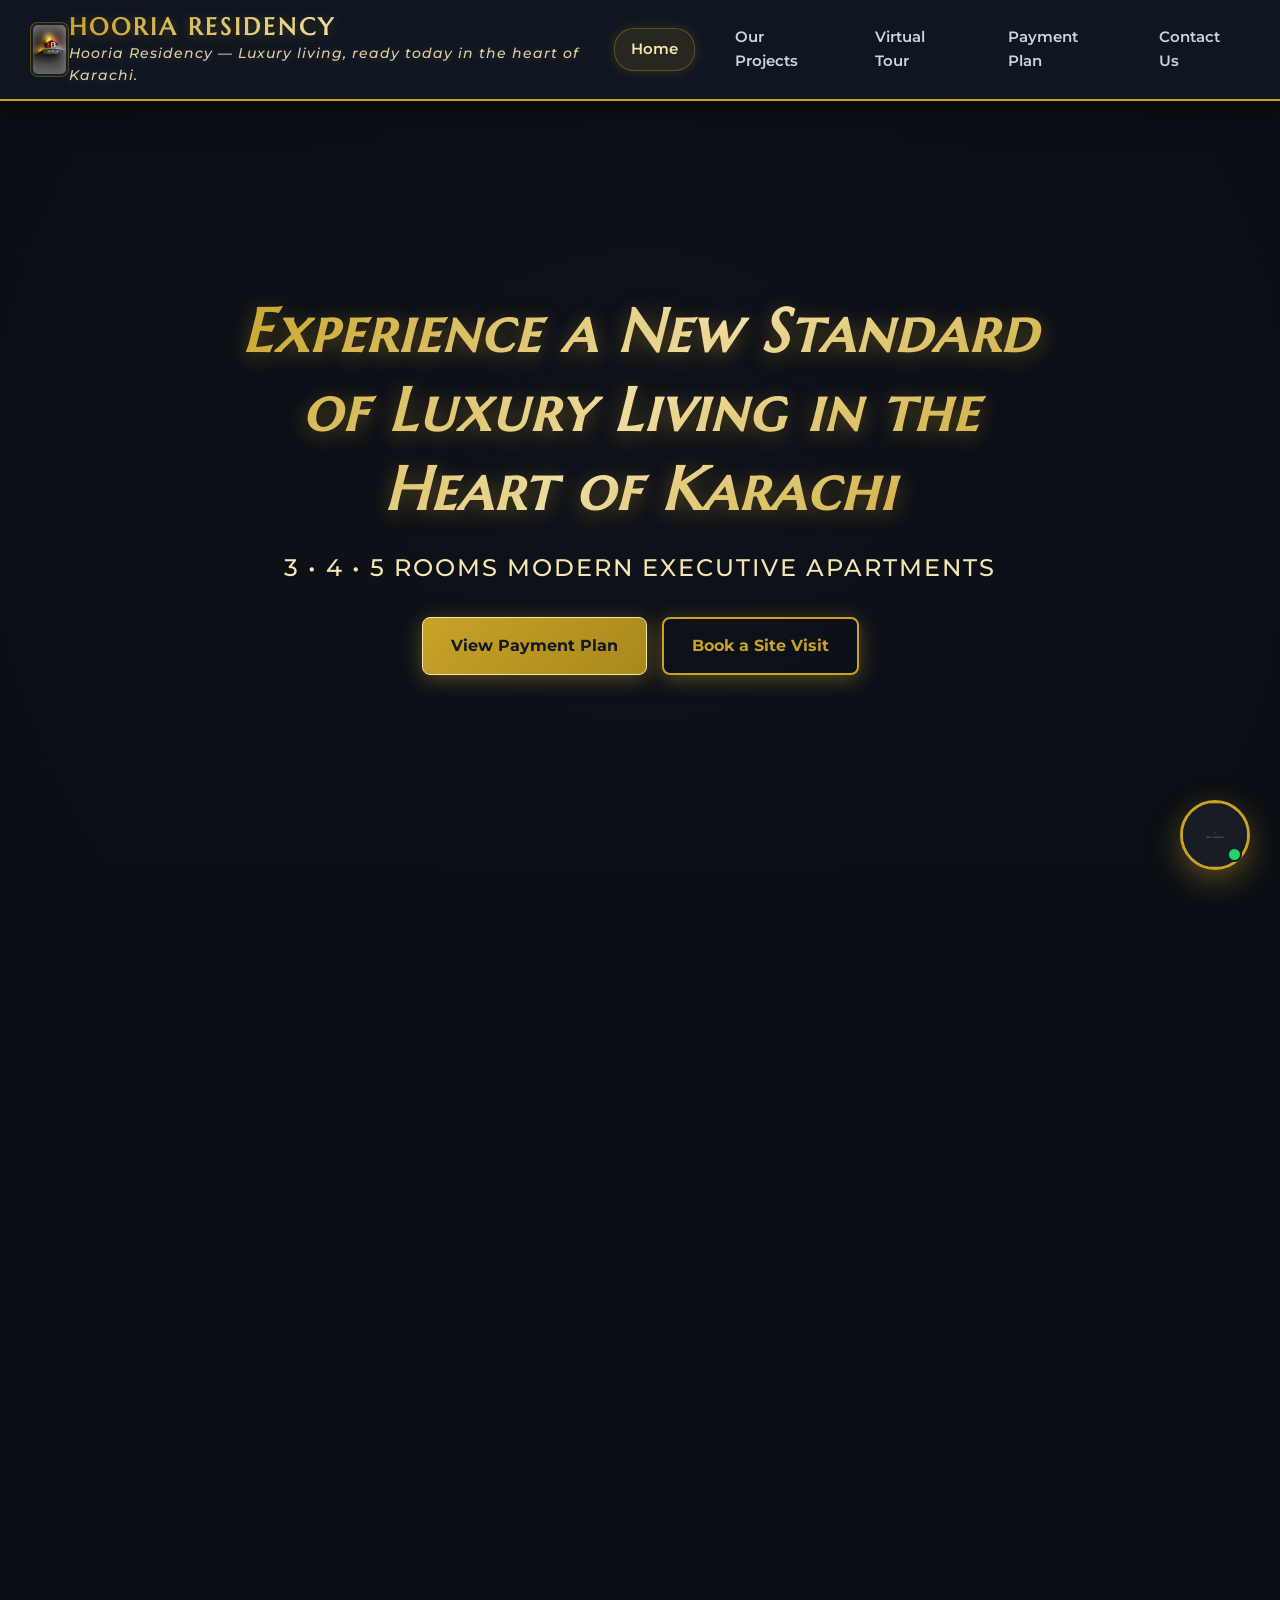
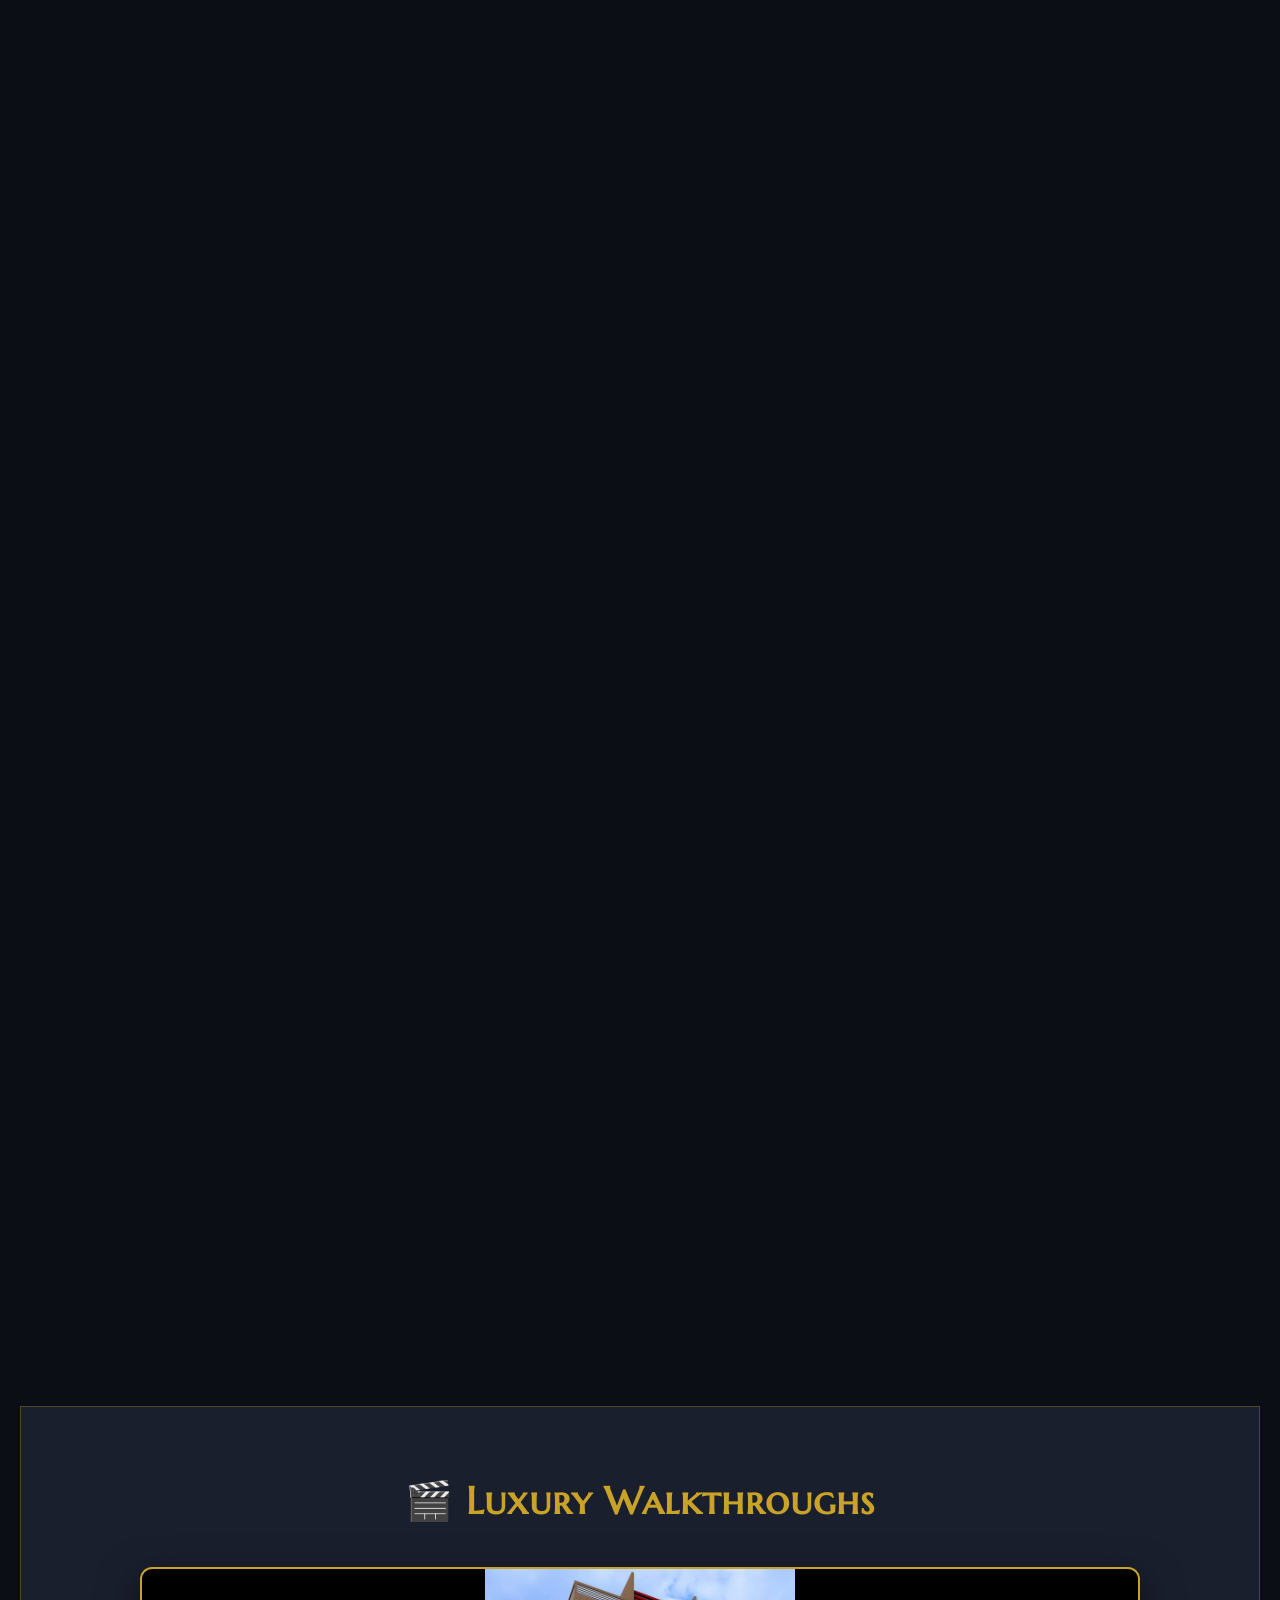
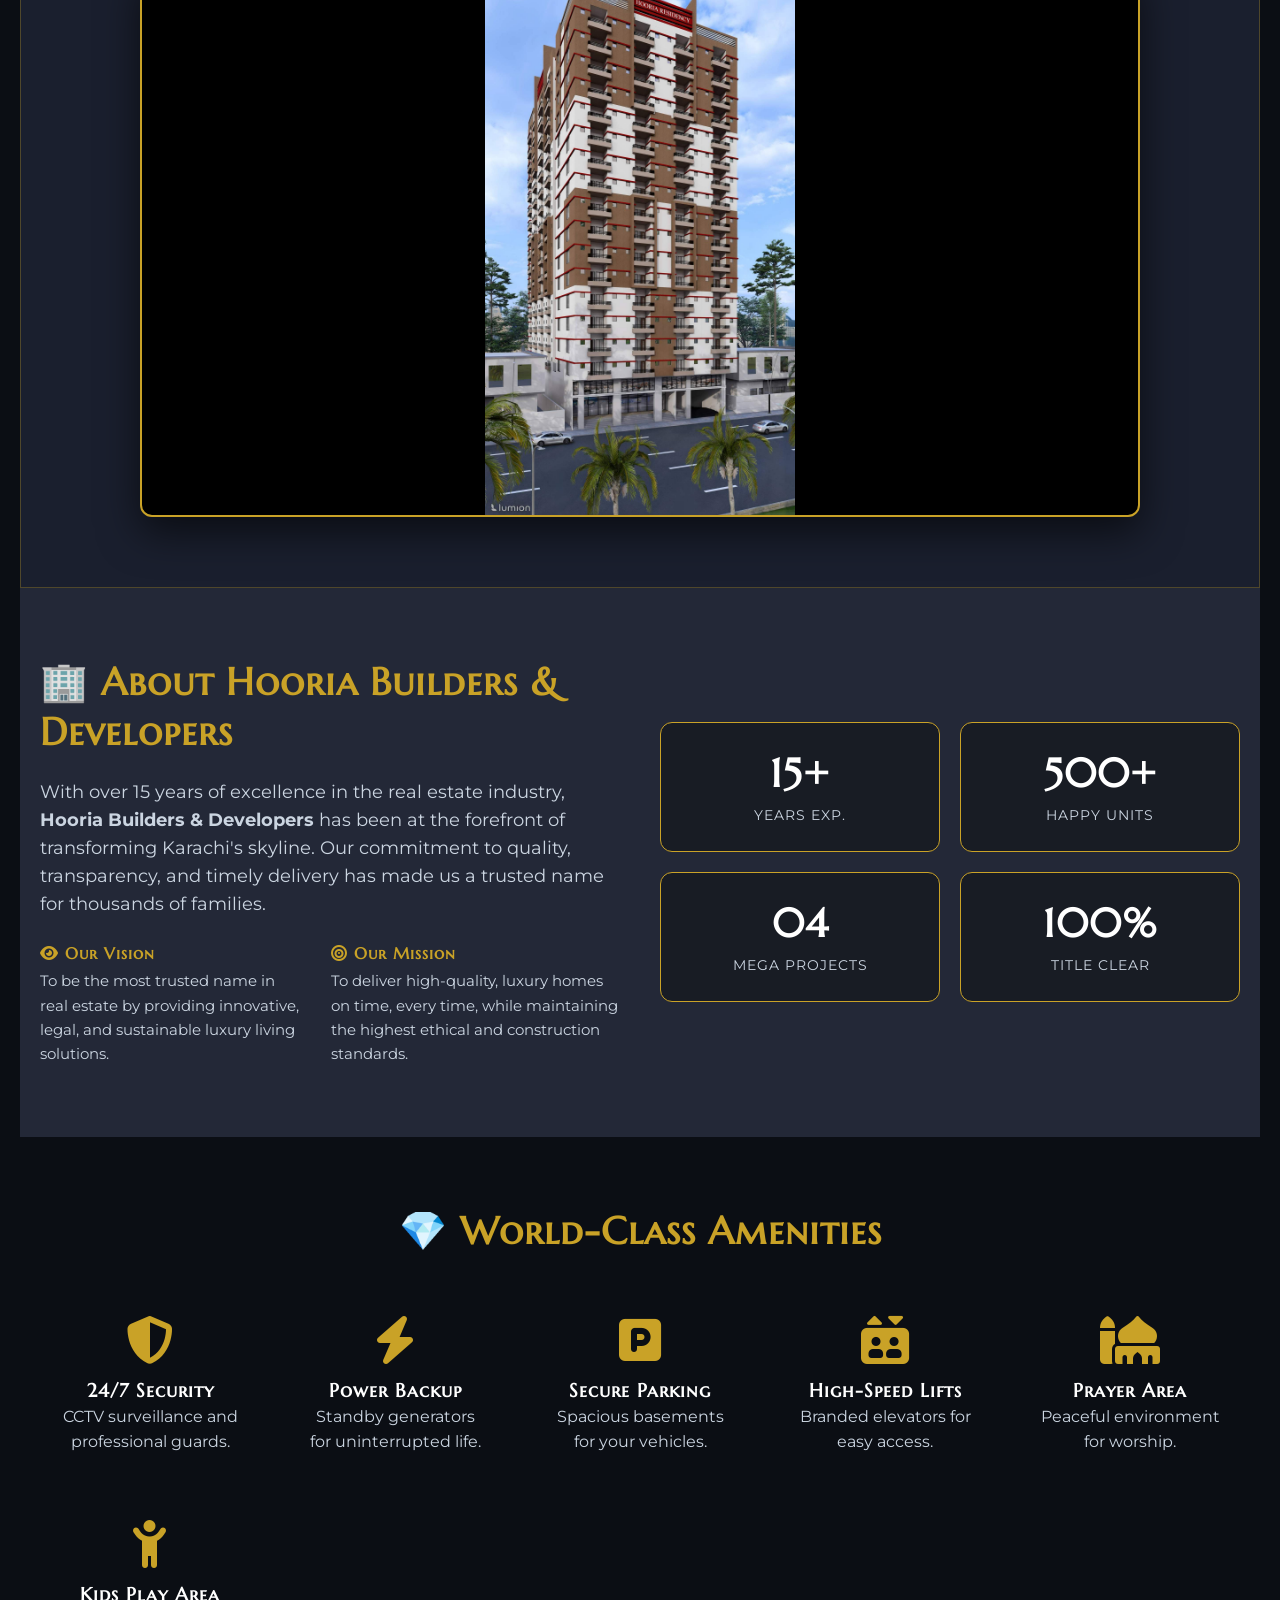
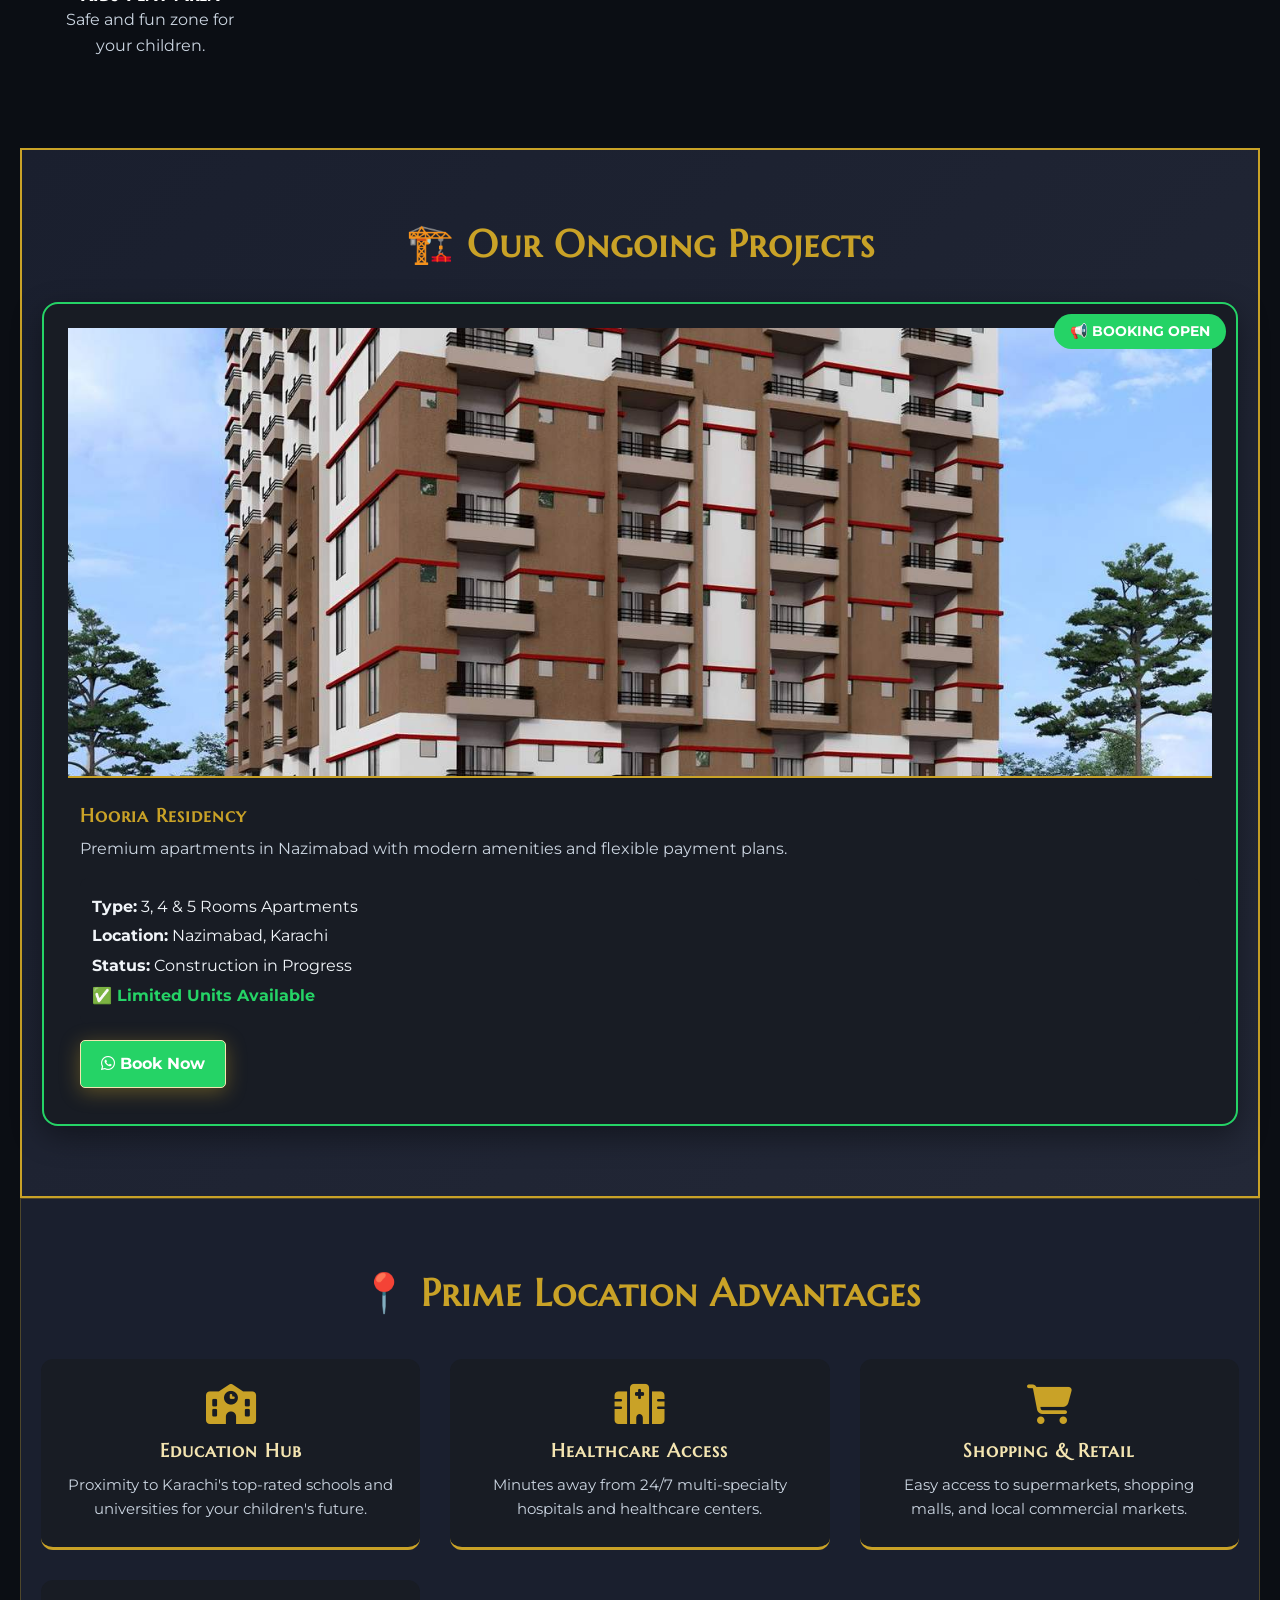
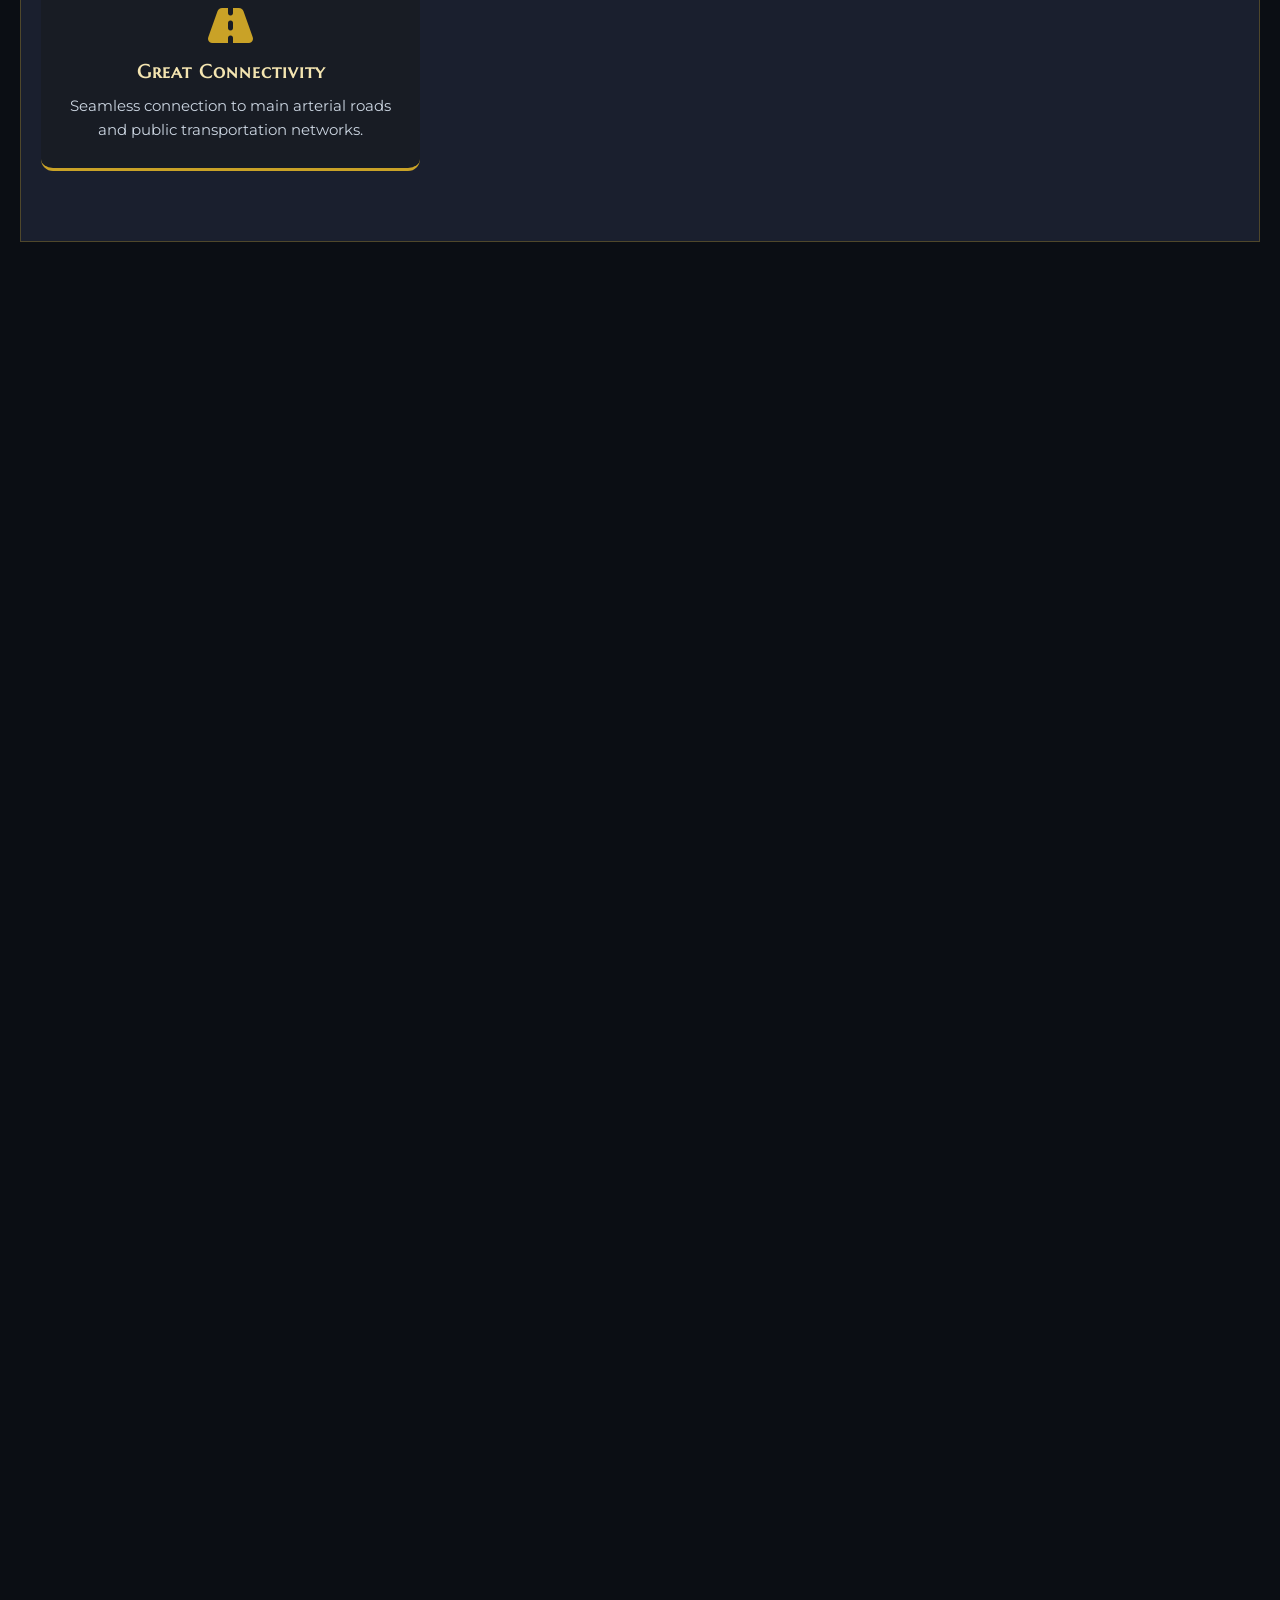
<file: index.html>
<!DOCTYPE html>
<html lang="en">

<head>
  <meta charset="UTF-8">
  <meta name="viewport" content="width=device-width, initial-scale=1.0">
  <title>Hooria Residency | Hooria Builders & Developers</title>

  <link rel="preconnect" href="https://fonts.googleapis.com">
  <link rel="preconnect" href="https://fonts.gstatic.com" crossorigin>
  <link rel="preconnect" href="https://cdnjs.cloudflare.com">

  <link rel="stylesheet" href="style.css">

  <link rel="stylesheet" href="https://cdnjs.cloudflare.com/ajax/libs/font-awesome/6.4.0/css/all.min.css" media="print"
    onload="this.media='all'" />
  <noscript>
    <link rel="stylesheet" href="https://cdnjs.cloudflare.com/ajax/libs/font-awesome/6.4.0/css/all.min.css">
  </noscript>

  <!-- Meta Pixel Code -->
  <script>
  !function(f,b,e,v,n,t,s)
  {if(f.fbq)return;n=f.fbq=function(){n.callMethod?
  n.callMethod.apply(n,arguments):n.queue.push(arguments)};
  if(!f._fbq)f._fbq=n;n.push=n;n.loaded=!0;n.version='2.0';
  n.queue=[];t=b.createElement(e);t.async=!0;
  t.src=v;s=b.getElementsByTagName(e)[0];
  s.parentNode.insertBefore(t,s)}(window, document,'script',
  'https://connect.facebook.net/en_US/fbevents.js');
  fbq('init', '1715560959493003');
  fbq('track', 'PageView');
  </script>
  <noscript><img height="1" width="1" style="display:none"
  src="https://www.facebook.com/tr?id=1715560959493003&ev=PageView&noscript=1"
  /></noscript>
  <!-- End Meta Pixel Code -->
</head>

<style>
  /* ===== SCROLL REVEAL ANIMATION ===== */
  .reveal {
    opacity: 0;
    transform: translateY(60px);
    transition: all 0.9s ease;
  }

  .reveal.active {
    opacity: 1;
    transform: translateY(0);
  }

  /* ===== SMOOTH HOVER EFFECT ===== */
  .card,
  .fp-slide,
  .grid>div {
    transition: all 0.4s ease;
  }

  .card:hover,
  .fp-slide:hover {
    transform: translateY(-8px);
  }

  /* ===== BUTTON ANIMATION ===== */
  .btn {
    transition: all 0.3s ease;
    cursor: pointer;
  }

  .btn:hover {
    transform: scale(1.05);
    box-shadow: 0 8px 25px rgba(201, 162, 39, 0.4);
  }

  /* ===== IMAGE ZOOM ===== */
  .img,
  .slider img {
    transition: transform 0.6s ease;
  }

  .img:hover,
  .slider img:hover {
    transform: scale(1.05);
  }

  /* ===== HERO FADE IN ===== */
  .hero-content {
    opacity: 0;
    transform: translateY(40px);
    animation: heroFade 1.5s ease forwards;
  }

  @keyframes heroFade {
    to {
      opacity: 1;
      transform: translateY(0);
    }
  }

  /* ===== SMOOTH SCROLL ===== */
  html {
    scroll-behavior: smooth;
  }
</style>


<script>
  /* ===== SCROLL REVEAL ===== */
  document.addEventListener("DOMContentLoaded", function () {
    const revealElements = document.querySelectorAll(".section, .card");
    const observer = new IntersectionObserver(entries => {
      entries.forEach(entry => {
        if (entry.isIntersecting) {
          entry.target.classList.add("active");
        }
      });
    }, { threshold: 0.15 });

    revealElements.forEach(el => {
      el.classList.add("reveal");
      observer.observe(el);
    });
  });

  /* ===== COUNTER ANIMATION ===== */
  document.addEventListener("DOMContentLoaded", function () {
    const counters = document.querySelectorAll("h3");
    counters.forEach(counter => {
      if (counter.innerText.includes("+") || counter.innerText.includes("%")) {
        let target = parseInt(counter.innerText);
        let count = 0;
        let increment = target / 100;
        function update() {
          if (count < target) {
            count += increment;
            counter.innerText = Math.ceil(count) + (counter.innerText.includes("%") ? "%" : "+");
            requestAnimationFrame(update);
          } else {
            counter.innerText = target + (counter.innerText.includes("%") ? "%" : "+");
          }
        }
        update();
      }
    });
  });

  /* ===== PARALLAX EFFECT HERO ===== */
  window.addEventListener("scroll", function () {
    const hero = document.querySelector(".hero-video");
    if (hero) {
      hero.style.transform = "translateY(" + window.scrollY * 0.3 + "px)";
    }
  });

  /* ===== WHATSAPP SENDING FUNCTION (FIXED) ===== */
  function sendToWhatsApp() {
    const name = document.getElementById("name").value;
    const phone = document.getElementById("phone").value;
    const apartment = document.getElementById("apartment").value;
    const msg = document.getElementById("msg").value;

    const whatsappMsg = `*Hooria Residency Booking Request*%0A%0A*Name:* ${name}%0A*Phone:* ${phone}%0A*Apartment:* ${apartment}%0A*Message:* ${msg}`;
    window.open(`https://wa.me/923355902222?text=${whatsappMsg}`, '_blank');
  }
</script>

<body>

  <script>
    /* ===== TAB & MODAL FUNCTIONS (FIXED) ===== */
    function openTab(event, tabId) {
      document.querySelectorAll(".tab-content").forEach(tab => tab.classList.remove("active"))
      document.querySelectorAll(".tab-btn").forEach(btn => btn.classList.remove("active"))

      document.getElementById(tabId).classList.add("active")
      if (event && event.target) {
        event.target.classList.add("active")
      }
    }

    function openModal(src) {
      document.getElementById("imgModal").style.display = "block"
      document.getElementById("modalImg").src = src
    }

    function closeModal() {
      document.getElementById("imgModal").style.display = "none"
    }

    let fpIndex = 0;
    let fpSlides = [];
    let fpDotEls = [];

    function fpSlide(dir) {
      fpSlides[fpIndex].classList.remove("active");
      fpDotEls[fpIndex].classList.remove("active");
      fpIndex = (fpIndex + dir + fpSlides.length) % fpSlides.length;
      fpSlides[fpIndex].classList.add("active");
      fpDotEls[fpIndex].classList.add("active");
    }

    function fpGoTo(idx) {
      fpSlides[fpIndex].classList.remove("active");
      fpDotEls[fpIndex].classList.remove("active");
      fpIndex = idx;
      fpSlides[fpIndex].classList.add("active");
      fpDotEls[fpIndex].classList.add("active");
    }

    let ppIndex = 0;
    let ppSlides = [];
    let ppDotEls = [];

    function ppSlide(dir) {
      ppSlides[ppIndex].classList.remove("active");
      ppDotEls[ppIndex].classList.remove("active");
      ppIndex = (ppIndex + dir + ppSlides.length) % ppSlides.length;
      ppSlides[ppIndex].classList.add("active");
      ppDotEls[ppIndex].classList.add("active");
    }

    function ppGoTo(idx) {
      ppSlides[ppIndex].classList.remove("active");
      ppDotEls[ppIndex].classList.remove("active");
      ppIndex = idx;
      ppSlides[ppIndex].classList.add("active");
      ppDotEls[ppIndex].classList.add("active");
    }

    document.addEventListener("DOMContentLoaded", function () {
      fpSlides = Array.from(document.querySelectorAll(".fp-slide"));
      const dotsContainer = document.getElementById("fpDots");
      if (dotsContainer) {
        fpSlides.forEach(function (_, i) {
          const dot = document.createElement("button");
          dot.className = "fp-dot" + (i === 0 ? " active" : "");
          dot.setAttribute("aria-label", "Go to slide " + (i + 1));
          dot.addEventListener("click", function () { fpGoTo(i); });
          dotsContainer.appendChild(dot);
          fpDotEls.push(dot);
        });
      }

      ppSlides = Array.from(document.querySelectorAll(".pp-slide"));
      const ppDotsContainer = document.getElementById("ppDots");
      if (ppDotsContainer) {
        ppSlides.forEach(function (_, i) {
          const dot = document.createElement("button");
          dot.className = "pp-dot" + (i === 0 ? " active" : "");
          dot.setAttribute("aria-label", "Go to payment slide " + (i + 1));
          dot.addEventListener("click", function () { ppGoTo(i); });
          ppDotsContainer.appendChild(dot);
          ppDotEls.push(dot);
        });
      }
    });
  </script>

  <!-- NAVBAR -->
  <header class="header">
    <img src="assets/images/logo.png" alt="Hooria Builders Logo">
    <div>
      <h2 id="cms-site-title"
        style="font-family: 'Marcellus SC', serif; font-weight: 800; letter-spacing: 3px; background: linear-gradient(135deg, #c9a227 0%, #f4e5b1 50%, #c9a227 100%); -webkit-background-clip: text; -webkit-text-fill-color: transparent; background-clip: text; text-shadow: 0 2px 12px rgba(201,162,39,0.3);">
        HOORIA <span>RESIDENCY</span></h2>
      <div id="cms-site-slogan" class="slogan"
        style="font-family: 'Montserrat', sans-serif; font-style: italic; font-weight: 500; color: #f4e5b1; letter-spacing: 1px; text-shadow: 0 1px 8px rgba(244,229,177,0.2);">
        Hooria Residency — Luxury living, ready today in the heart of Karachi.</div>
    </div>
    <button class="hamburger" id="hamburger" aria-label="Toggle navigation" aria-expanded="false">
      <span></span>
      <span></span>
      <span></span>
    </button>
    <nav id="main-nav">
      <a href="index.html" class="active">Home</a>
      <a href="projects.html">Our Projects</a>
      <a href="virtual-tour.html">Virtual Tour</a>
      <a href="#plans">Payment Plan</a>
      <a href="contact.html">Contact Us</a>
    </nav>
  </header>

  <section class="hero">
    <video autoplay muted loop playsinline preload="auto" class="hero-video">
      <source src="assets/video/hero1.mp4" type="video/mp4">
      <source src="assets/video/hero2.mp4" type="video/mp4">
      <source src="assets/video/hero3.mp4" type="video/mp4">
    </video>

    <div class="hero-content">
      <h1 id="cms-hero-title"
        style="font-family: 'Marcellus SC', serif; font-weight: 900; font-style: italic; background: linear-gradient(135deg, #c9a227 0%, #f4e5b1 50%, #c9a227 100%); -webkit-background-clip: text; -webkit-text-fill-color: transparent; background-clip: text; text-shadow: 0 4px 20px rgba(201,162,39,0.4); letter-spacing: 2px;">
        Experience a New Standard of Luxury Living in the Heart of Karachi</h1>
      <p id="cms-hero-subtitle">3 • 4 • 5 Rooms Modern Living</p>



      <div style="margin-top: 30px; display: flex; gap: 15px; justify-content: center;">
        <a id="cms-hero-btn1" href="#plans" class="btn">View Payment Plan</a>
        <a id="cms-hero-btn2" href="#contact" class="btn"
          style="background: transparent; border: 2px solid #c9a227; color: #c9a227;">Book a Visit</a>
      </div>
    </div>
  </section>

  <!-- IMAGE SLIDER SECTION -->
  <section class="section" style="background: #181c24; padding: 40px 20px; text-align: center;">
    <h2 style="color:#c9a227; margin-bottom: 28px;">🏙️ Project Gallery</h2>
    <div class="img-slider">
      <img src="assets/images/Front.jpg" alt="Hooria Residency Front View" loading="lazy">
      <img src="assets/images/Back.jpg" alt="Hooria Residency Back View" loading="lazy">
      <img src="assets/images/Left.jpg" alt="Hooria Residency Left View" loading="lazy">
      <img src="assets/images/Right.jpg" alt="Hooria Residency Right View" loading="lazy">
    </div>
  </section>


  <!-- VIDEO SHOWCASE SECTION -->
  <section id="videos" class="section" style="background: #1a1f2e; border: 1px solid rgba(201, 162, 39, 0.3);">
    <h2 style="text-align:center; color:#c9a227; margin-bottom: 40px; font-family: 'Marcellus SC', serif;">🎬 Luxury
      Walkthroughs</h2>

    <div class="video-container" style="max-width: 1000px; margin: 0 auto;">
      <!-- Main Video Player -->
      <div class="main-video-player"
        style="position: relative; border-radius: 12px; overflow: hidden; border: 2px solid #c9a227; background: #000; box-shadow: 0 15px 40px rgba(0,0,0,0.6); max-height: 550px; display: flex; align-items: center; justify-content: center;">
        <video id="featured-video" autoplay muted loop playsinline preload="auto" poster="assets/images/Front.jpg"
          onclick="this.paused ? this.play() : this.pause()"
          style="width: 100%; max-height: 550px; object-fit: contain; display: block; cursor: pointer;">
          <source src="assets/video/Hooria.mp4" type="video/mp4">
        </video>
      </div>
    </div>
  </section>

  <!-- ABOUT & STATS SECTION -->
  <section class="section" style="background: #232837;">
    <div class="grid" style="grid-template-columns: 1fr 1fr; gap: 40px; align-items: center;">
      <div>
        <h2 id="cms-about-title" style="color:#c9a227; margin-bottom: 20px; text-align: left;">🏢 About Hooria Builders
        </h2>
        <p id="cms-about-text" style="font-size: 1.1em; margin-bottom: 15px;">With over 15 years of excellence in the
          real estate industry, <strong>Hooria Builders & Developers</strong> has been at the forefront of transforming
          Karachi's skyline. Our commitment to quality, transparency, and timely delivery has made us a trusted name for
          thousands of families.</p>
        <div style="margin-top: 25px; display: flex; gap: 30px;">
          <div>
            <h4 id="cms-about-vision-title" style="color: #c9a227; margin-bottom: 5px;"><i class="fa-solid fa-eye"></i>
              Our Vision</h4>
            <p id="cms-about-vision-text" style="font-size: 0.95em;">To be the most trusted name in real estate by
              providing innovative and sustainable living solutions.</p>
          </div>
          <div>
            <h4 id="cms-about-mission-title" style="color: #c9a227; margin-bottom: 5px;"><i
                class="fa-solid fa-bullseye"></i> Our Mission</h4>
            <p id="cms-about-mission-text" style="font-size: 0.95em;">To deliver high-quality, luxury homes on time,
              every time, while maintaining high ethical standards.</p>
          </div>
        </div>
      </div>
      <div style="display: grid; grid-template-columns: 1fr 1fr; gap: 20px;">
        <div
          style="padding: 24px; background: #181c24; border: 1px solid #c9a227; border-radius: 12px; text-align: center;">
          <h3 style="font-size: 2.5em; margin-bottom: 5px;">15+</h3>
          <p style="font-size: 0.9em; text-transform: uppercase; letter-spacing: 1px;">Years Exp.</p>
        </div>
        <div
          style="padding: 24px; background: #181c24; border: 1px solid #c9a227; border-radius: 12px; text-align: center;">
          <h3 style="font-size: 2.5em; margin-bottom: 5px;">500+</h3>
          <p style="font-size: 0.9em; text-transform: uppercase; letter-spacing: 1px;">Happy Units</p>
        </div>
        <div
          style="padding: 24px; background: #181c24; border: 1px solid #c9a227; border-radius: 12px; text-align: center;">
          <h3 style="font-size: 2.5em; margin-bottom: 5px;">04</h3>
          <p style="font-size: 0.9em; text-transform: uppercase; letter-spacing: 1px;">Mega Projects</p>
        </div>
        <div
          style="padding: 24px; background: #181c24; border: 1px solid #c9a227; border-radius: 12px; text-align: center;">
          <h3 style="font-size: 2.5em; margin-bottom: 5px;">100%</h3>
          <p style="font-size: 0.9em; text-transform: uppercase; letter-spacing: 1px;">Title Clear</p>
        </div>
      </div>
    </div>
  </section>

  <!-- AMENITIES SECTION -->
  <section class="section" style="background: transparent;">
    <h2 style="text-align:center; color:#c9a227; margin-bottom: 40px;">💎 World-Class Amenities</h2>
    <div class="grid" style="grid-template-columns: repeat(auto-fit, minmax(200px, 1fr)); gap: 25px;">
      <div style="text-align: center; padding: 20px;">
        <i class="fa-solid fa-shield-halved" style="font-size: 3em; color: #c9a227; margin-bottom: 15px;"></i>
        <h3>24/7 Security</h3>
        <p>CCTV surveillance and professional guards.</p>
      </div>
      <div style="text-align: center; padding: 20px;">
        <i class="fa-solid fa-bolt" style="font-size: 3em; color: #c9a227; margin-bottom: 15px;"></i>
        <h3>Power Backup</h3>
        <p>Standby generators for uninterrupted life.</p>
      </div>
      <div style="text-align: center; padding: 20px;">
        <i class="fa-solid fa-square-parking" style="font-size: 3em; color: #c9a227; margin-bottom: 15px;"></i>
        <h3>Secure Parking</h3>
        <p>Spacious basements for your vehicles.</p>
      </div>
      <div style="text-align: center; padding: 20px;">
        <i class="fa-solid fa-elevator" style="font-size: 3em; color: #c9a227; margin-bottom: 15px;"></i>
        <h3>High-Speed Lifts</h3>
        <p>Branded elevators for easy access.</p>
      </div>
      <div style="text-align: center; padding: 20px;">
        <i class="fa-solid fa-mosque" style="font-size: 3em; color: #c9a227; margin-bottom: 15px;"></i>
        <h3>Prayer Area</h3>
        <p>Peaceful environment for worship.</p>
      </div>
      <div style="text-align: center; padding: 20px;">
        <i class="fa-solid fa-child-reaching" style="font-size: 3em; color: #c9a227; margin-bottom: 15px;"></i>
        <h3>Kids Play Area</h3>
        <p>Safe and fun zone for your children.</p>
      </div>
    </div>
  </section>

  <!-- ONGOING PROJECTS -->
  <section class="section"
    style="background: linear-gradient(135deg, #1a1f2e 0%, #232837 100%); border: 2px solid #c9a227;">
    <h2 style="text-align:center; color:#c9a227; margin-bottom: 32px;">🏗️ Our Ongoing Projects</h2>
    <div class="grid">
      <div class="card" style="position:relative; border: 2px solid #25d366; overflow:hidden;">
        <span
          style="position:absolute; top:10px; right:10px; background:#25d366; color:#fff; padding:6px 16px; border-radius:20px; font-weight:700; font-size:0.9em; animation: pulse 2s infinite; z-index: 10;">📢
          BOOKING OPEN</span>
        <video id="ongoing-video" autoplay muted loop playsinline preload="auto" poster="assets/images/Front.jpg"
          onclick="this.paused ? this.play() : this.pause()"
          style="width:100%; height:450px; object-fit: cover; border-bottom: 2px solid #c9a227; cursor: pointer;">
          <source src="assets/video/Hooria.mp4" type="video/mp4">
          Your browser does not support the video tag.
        </video>
        <div style="padding: 18px 12px 12px 12px;">
          <h3 style="margin:0 0 8px 0; color:#c9a227;">Hooria Residency</h3>
          <p>Premium apartments in Nazimabad with modern amenities and flexible payment plans.</p>
          <div style="margin-top:16px; padding:12px; background:#181c24; border-radius:8px; text-align:left;">
            <p style="margin:4px 0; color:#f1f5f9;"><strong>Type:</strong> 3, 4 & 5 Rooms Apartments</p>
            <p style="margin:4px 0; color:#f1f5f9;"><strong>Location:</strong> Nazimabad, Karachi</p>
            <p style="margin:4px 0; color:#f1f5f9;"><strong>Status:</strong> Construction in Progress</p>
            <p style="margin:4px 0; color:#25d366; font-weight:700;">✅ Limited Units Available</p>
          </div>
          <a href="https://wa.me/923355902222" class="btn"
            style="margin-top:16px; background:#25d366; color:#fff; display:inline-block; padding: 10px 20px; text-decoration: none; border-radius: 5px;">
            <i class="fa-brands fa-whatsapp"></i> Book Now
          </a>
        </div>
      </div>
    </div>
  </section>

  <!-- LOCATION ADVANTAGES SECTION -->
  <section id="location-advantages" class="section"
    style="background: #1a1f2e; border: 1px solid rgba(201, 162, 39, 0.3);">
    <h2 style="text-align:center; color:#c9a227; margin-bottom: 40px; font-family: 'Marcellus SC', serif;">📍 Prime
      Location Advantages</h2>
    <div class="grid" style="grid-template-columns: repeat(auto-fit, minmax(280px, 1fr)); gap: 30px;">

      <div
        style="background: #181c24; padding: 25px; border-radius: 12px; border-bottom: 3px solid #c9a227; text-align: center;">
        <i class="fa-solid fa-school" style="font-size: 2.5em; color: #c9a227; margin-bottom: 15px;"></i>
        <h3 style="color: #f4e5b1; margin-bottom: 10px;">Education Hub</h3>
        <p style="font-size: 0.95em;">Proximity to Karachi's top-rated schools and universities for your children's
          future.</p>
      </div>

      <div
        style="background: #181c24; padding: 25px; border-radius: 12px; border-bottom: 3px solid #c9a227; text-align: center;">
        <i class="fa-solid fa-hospital" style="font-size: 2.5em; color: #c9a227; margin-bottom: 15px;"></i>
        <h3 style="color: #f4e5b1; margin-bottom: 10px;">Healthcare Access</h3>
        <p style="font-size: 0.95em;">Minutes away from 24/7 multi-specialty hospitals and healthcare centers.</p>
      </div>

      <div
        style="background: #181c24; padding: 25px; border-radius: 12px; border-bottom: 3px solid #c9a227; text-align: center;">
        <i class="fa-solid fa-cart-shopping" style="font-size: 2.5em; color: #c9a227; margin-bottom: 15px;"></i>
        <h3 style="color: #f4e5b1; margin-bottom: 10px;">Shopping & Retail</h3>
        <p style="font-size: 0.95em;">Easy access to supermarkets, shopping malls, and local commercial markets.</p>
      </div>

      <div
        style="background: #181c24; padding: 25px; border-radius: 12px; border-bottom: 3px solid #c9a227; text-align: center;">
        <i class="fa-solid fa-road" style="font-size: 2.5em; color: #c9a227; margin-bottom: 15px;"></i>
        <h3 style="color: #f4e5b1; margin-bottom: 10px;">Great Connectivity</h3>
        <p style="font-size: 0.95em;">Seamless connection to main arterial roads and public transportation networks.</p>
      </div>

    </div>
  </section>

  <!-- PROJECT HIGHLIGHTS -->
  <section class="section">
    <h2 style="text-align:center; color:#c9a227; margin-bottom: 32px;">Our Completed Projects</h2>
    <div class="grid">
      <div class="card" onclick="openProjectModal('project1')" style="cursor:pointer;">
        <img src="assets/images/bismillah-terrace.jpeg" class="img" alt="Bismillah Terrace" style="width:100%;"
          loading="lazy">
        <h3 style="margin:18px 0 8px 0; color:#c9a227;">Bismillah Terrace</h3>
        <p>Modern apartments with all amenities, ready for possession.</p>
        <button class="btn" style="margin-top:12px; padding: 8px 16px;">View Details</button>
      </div>
      <div class="card" onclick="openProjectModal('project2')" style="cursor:pointer;">
        <img src="assets/images/bismillah-terrace1.jpeg" class="img" alt="Bismillah Terrace 1" style="width:100%;"
          loading="lazy">
        <h3 style="margin:18px 0 8px 0; color:#c9a227;">Bismillah Terrace 1</h3>
        <p>Spacious living in a prime location of Karachi.</p>
        <button class="btn" style="margin-top:12px; padding: 8px 16px;">View Details</button>
      </div>
      <div class="card" onclick="openProjectModal('project3')" style="cursor:pointer;">
        <img src="assets/images/bismillah-terrace2.jpeg" class="img" alt="Bismillah Terrace 2" style="width:100%;"
          loading="lazy">
        <h3 style="margin:18px 0 8px 0; color:#c9a227;">Bismillah Terrace 2</h3>
        <p>Elegant design and immediate possession available.</p>
        <button class="btn" style="margin-top:12px; padding: 8px 16px;">View Details</button>
      </div>
      <div class="card" onclick="openProjectModal('project4')" style="cursor:pointer;">
        <img src="assets/images/bismillah-terrace3.jpeg" class="img" alt="Bismillah Terrace 3" style="width:100%;"
          loading="lazy">
        <h3 style="margin:18px 0 8px 0; color:#c9a227;">Bismillah Terrace 3</h3>
        <p>Luxury apartments with flexible payment plans.</p>
        <button class="btn" style="margin-top:12px; padding: 8px 16px;">View Details</button>
      </div>
    </div>
  </section>

  <!-- WHY CHOOSE HOORIA RESIDENCY -->
  <section class="section"
    style="background: #1a1f2e; margin-top: 40px; border: 1px solid #c9a227; padding: 40px 20px;">
    <h2 style="text-align:center; color:#c9a227; margin-bottom: 40px; font-family: 'Marcellus SC', serif;">🌟 Why Choose
      Hooria Residency?</h2>
    <div class="grid" style="grid-template-columns: repeat(auto-fit, minmax(350px, 1fr)); gap: 24px;">

      <div
        style="background: #181c24; padding: 25px; border-radius: 12px; border-top: 3px solid #c9a227; transition: transform 0.3s ease; display: flex; gap: 15px;">
        <i class="fa-solid fa-map-location-dot" style="font-size: 2em; color: #c9a227; margin-top: 5px;"></i>
        <div>
          <h3 style="color: #c9a227; margin-bottom: 8px;">Prime Location</h3>
          <p style="color: #f1f5f9; font-size: 0.95em;">Situated in the heart of Nazimabad, Karachi, with easy access to
            commercial areas and main roads.</p>
        </div>
      </div>

      <div
        style="background: #181c24; padding: 25px; border-radius: 12px; border-top: 3px solid #c9a227; transition: transform 0.3s ease; display: flex; gap: 15px;">
        <i class="fa-solid fa-gem" style="font-size: 2em; color: #c9a227; margin-top: 5px;"></i>
        <div>
          <h3 style="color: #c9a227; margin-bottom: 8px;">Luxury Living</h3>
          <p style="color: #f1f5f9; font-size: 0.95em;">Spacious 2, 3, and 4-bedroom apartments designed for comfort and
            elegance.</p>
        </div>
      </div>

      <div
        style="background: #181c24; padding: 25px; border-radius: 12px; border-top: 3px solid #c9a227; transition: transform 0.3s ease; display: flex; gap: 15px;">
        <i class="fa-solid fa-hand-holding-dollar" style="font-size: 2em; color: #c9a227; margin-top: 5px;"></i>
        <div>
          <h3 style="color: #c9a227; margin-bottom: 8px;">Flexible Payment Plans</h3>
          <p style="color: #f1f5f9; font-size: 0.95em;">Multiple options (Types A, B, B1) to suit different budgets.</p>
        </div>
      </div>

      <div
        style="background: #181c24; padding: 25px; border-radius: 12px; border-top: 3px solid #c9a227; transition: transform 0.3s ease; display: flex; gap: 15px;">
        <i class="fa-solid fa-couch" style="font-size: 2em; color: #c9a227; margin-top: 5px;"></i>
        <div>
          <h3 style="color: #c9a227; margin-bottom: 8px;">Modern Amenities</h3>
          <p style="color: #f1f5f9; font-size: 0.95em;">Floor plans, 360° virtual tours, and downloadable brochures for
            convenience.</p>
        </div>
      </div>

      <div
        style="background: #181c24; padding: 25px; border-radius: 12px; border-top: 3px solid #c9a227; transition: transform 0.3s ease; display: flex; gap: 15px;">
        <i class="fa-solid fa-building-circle-check" style="font-size: 2em; color: #c9a227; margin-top: 5px;"></i>
        <div>
          <h3 style="color: #c9a227; margin-bottom: 8px;">Trusted Developer</h3>
          <p style="color: #f1f5f9; font-size: 0.95em;">Built by Hooria Builders & Developers, known for quality and
            reliability.</p>
        </div>
      </div>

      <div
        style="background: #181c24; padding: 25px; border-radius: 12px; border-top: 3px solid #c9a227; transition: transform 0.3s ease; display: flex; gap: 15px;">
        <i class="fa-solid fa-calendar-check" style="font-size: 2em; color: #c9a227; margin-top: 5px;"></i>
        <div>
          <h3 style="color: #c9a227; margin-bottom: 8px;">Easy Booking</h3>
          <p style="color: #f1f5f9; font-size: 0.95em;">Online booking form and direct contact numbers for hassle-free
            reservations.</p>
        </div>
      </div>

    </div>
  </section>

  <!-- BOOKING STEPS -->
  <section class="section" style="background: #1a1f2e; border: 1px solid #c9a227; padding: 40px 20px;">
    <h2 style="text-align:center; color:#c9a227; margin-bottom: 40px;">🛣️ Your Journey to a New Home</h2>
    <div class="grid" style="grid-template-columns: repeat(auto-fit, minmax(250px, 1fr)); gap: 30px;">
      <div
        style="background: #181c24; padding: 30px; border-radius: 15px; position: relative; border: 1px solid #c9a227;">
        <span
          style="position: absolute; top: -15px; left: 20px; background: #c9a227; color: #181c24; width: 40px; height: 40px; border-radius: 50%; display: flex; align-items: center; justify-content: center; font-weight: 800; font-size: 1.2em;">1</span>
        <h3 style="margin-top: 10px; color: #c9a227;">Visit Site</h3>
        <p style="color: #f1f5f9;">Schedule a visit to our project site in Nazimabad to see the quality and location
          firsthand.</p>
      </div>
      <div
        style="background: #181c24; padding: 30px; border-radius: 15px; position: relative; border: 1px solid #c9a227;">
        <span
          style="position: absolute; top: -15px; left: 20px; background: #c9a227; color: #181c24; width: 40px; height: 40px; border-radius: 50%; display: flex; align-items: center; justify-content: center; font-weight: 800; font-size: 1.2em;">2</span>
        <h3 style="margin-top: 10px; color: #c9a227;">Select Unit</h3>
        <p style="color: #f1f5f9;">Choose from our 3, 4, or 5-room executive apartments that best fit your family needs.
        </p>
      </div>
      <div
        style="background: #181c24; padding: 30px; border-radius: 15px; position: relative; border: 1px solid #c9a227;">
        <span
          style="position: absolute; top: -15px; left: 20px; background: #c9a227; color: #181c24; width: 40px; height: 40px; border-radius: 50%; display: flex; align-items: center; justify-content: center; font-weight: 800; font-size: 1.2em;">3</span>
        <h3 style="margin-top: 10px; color: #c9a227;">Book & Pay</h3>
        <p style="color: #f1f5f9;">Complete the documentation and start your easy installment plan with a small down
          payment.</p>
      </div>
      <div
        style="background: #181c24; padding: 30px; border-radius: 15px; position: relative; border: 1px solid #c9a227;">
        <span
          style="position: absolute; top: -15px; left: 20px; background: #c9a227; color: #181c24; width: 40px; height: 40px; border-radius: 50%; display: flex; align-items: center; justify-content: center; font-weight: 800; font-size: 1.2em;">4</span>
        <h3 style="margin-top: 10px; color: #c9a227;">Get Possession</h3>
        <p style="color: #f1f5f9;">Experience the joy of moving into your dream home built with premium standards.</p>
      </div>
    </div>
  </section>

  <!-- PAYMENT PLAN -->
  <section id="plans" class="section dark" style="padding: 40px 20px; text-align: center;">

    <h2 style="color:#c9a227; margin-bottom: 32px;">Payment Plan</h2>

    <div class="pp-slider-wrapper" style="position: relative; max-width: 800px; margin: 0 auto;">
      <button class="pp-slider-btn pp-prev" onclick="ppSlide(-1)" aria-label="Previous payment plan"
        style="position: absolute; left: -50px; top: 50%; transform: translateY(-50%); background: none; border: none; color: #c9a227; font-size: 2em; cursor: pointer;">&#10094;</button>
      <div class="pp-slider-track" id="ppTrack">
        <div class="pp-slide active"><img src="assets/images/payment-schedule-1.jpg" alt="Payment Schedule 1"
            onclick="openModal(this.src)" style="width:100%;"></div>
        <div class="pp-slide"><img src="assets/images/payment-schedule-2.jpg" alt="Payment Schedule 2"
            onclick="openModal(this.src)" style="width:100%;"></div>
        <div class="pp-slide"><img src="assets/images/payment-schedule-3.jpg" alt="Payment Schedule 3"
            onclick="openModal(this.src)" style="width:100%;"></div>
        <div class="pp-slide"><img src="assets/images/payment-schedule-4.jpg" alt="Payment Schedule 4"
            onclick="openModal(this.src)" style="width:100%;"></div>
        <div class="pp-slide"><img src="assets/images/payment-schedule-5.jpg" alt="Payment Schedule 5"
            onclick="openModal(this.src)" style="width:100%;"></div>
        <div class="pp-slide"><img src="assets/images/payment-schedule-6.jpg" alt="Payment Schedule 6"
            onclick="openModal(this.src)" style="width:100%;"></div>
        <div class="pp-slide"><img src="assets/images/payment-schedule-7.jpg" alt="Payment Schedule 7"
            onclick="openModal(this.src)" style="width:100%;"></div>
        <div class="pp-slide"><img src="assets/images/payment-schedule-8.jpg" alt="Payment Schedule 8"
            onclick="openModal(this.src)" style="width:100%;"></div>
        <div class="pp-slide"><img src="assets/images/payment-schedule-9.jpg" alt="Payment Schedule 9"
            onclick="openModal(this.src)" style="width:100%;"></div>
        <div class="pp-slide"><img src="assets/images/payment-schedule-10.jpg" alt="Payment Schedule 10"
            onclick="openModal(this.src)" style="width:100%;"></div>
      </div>
      <button class="pp-slider-btn pp-next" onclick="ppSlide(1)" aria-label="Next payment plan"
        style="position: absolute; right: -50px; top: 50%; transform: translateY(-50%); background: none; border: none; color: #c9a227; font-size: 2em; cursor: pointer;">&#10095;</button>
    </div>
    <div class="pp-dots" id="ppDots" style="margin-top: 20px;"></div>
    <div style="text-align:center;margin-top:20px;">
      <a href="assets/pdf/payment-schedule-1.pdf" class="btn"
        style="background: #c9a227; color: #fff; padding: 10px 20px; text-decoration: none; border-radius: 5px;"
        download>Download Payment Plan</a>
    </div>

  </section>

  <!-- FLOOR PLANS -->
  <section class="section" style="padding: 40px 20px; text-align: center;">
    <h2 style="color:#c9a227; margin-bottom: 32px;">Floor Plans</h2>

    <div class="fp-slider-wrapper" style="position: relative; max-width: 800px; margin: 0 auto;">
      <button class="fp-slider-btn fp-prev" onclick="fpSlide(-1)" aria-label="Previous floor plan"
        style="position: absolute; left: -50px; top: 50%; transform: translateY(-50%); background: none; border: none; color: #c9a227; font-size: 2em; cursor: pointer;">&#10094;</button>
      <div class="fp-slider-track" id="fpTrack">
        <div class="fp-slide active"><img src="assets/images/A TYPE.png" alt="A Type Floor Plan"
            onclick="openModal(this.src)" style="width:100%;">
          <p class="fp-label">A Type</p>
        </div>
        <div class="fp-slide"><img src="assets/images/A1 TYPE.png" alt="A Type Floor Plan" onclick="openModal(this.src)"
            style="width:100%;">
          <p class="fp-label">A Type</p>
        </div>
        <div class="fp-slide"><img src="assets/images/B TYPE.png" alt="B Type Floor Plan" onclick="openModal(this.src)"
            style="width:100%;">
          <p class="fp-label">B Type</p>
        </div>
        <div class="fp-slide"><img src="assets/images/B-1 TYPE.png" alt="B-1 Type Floor Plan"
            onclick="openModal(this.src)" style="width:100%;">
          <p class="fp-label">B-1 Type</p>
        </div>
        <div class="fp-slide"><img src="assets/images/SPACIOUS B TYPE PLAN_page-0001.jpg"
            alt="Spacious B Type Floor Plan" onclick="openModal(this.src)" style="width:100%;">
          <p class="fp-label">Spacious B Type</p>
        </div>
        <div class="fp-slide"><img src="assets/images/1ST BASEMENT.png" alt="1st Basement Floor Plan"
            onclick="openModal(this.src)" style="width:100%;">
          <p class="fp-label">1st Basement</p>
        </div>
        <div class="fp-slide"><img src="assets/images/2ND BASEMENT.png" alt="2nd Basement Floor Plan"
            onclick="openModal(this.src)" style="width:100%;">
          <p class="fp-label">2nd Basement</p>
        </div>
      </div>
      <button class="fp-slider-btn fp-next" onclick="fpSlide(1)" aria-label="Next floor plan"
        style="position: absolute; right: -50px; top: 50%; transform: translateY(-50%); background: none; border: none; color: #c9a227; font-size: 2em; cursor: pointer;">&#10095;</button>
    </div>
    <div class="fp-dots" id="fpDots" style="margin-top: 20px;"></div>

  </section>

  <!-- TESTIMONIALS SECTION -->
  <section class="section" style="background: transparent; padding: 40px 20px;">
    <h2 style="text-align:center; color:#c9a227; margin-bottom: 40px; font-family: 'Marcellus SC', serif;">💬 What Our
      Customers Say</h2>
    <div class="grid" style="grid-template-columns: repeat(auto-fit, minmax(300px, 1fr)); gap: 30px;">
      <div
        style="background: #181c24; padding: 30px; border-radius: 15px; border: 1px solid rgba(201, 162, 39, 0.2); position: relative;">
        <i class="fa-solid fa-quote-left"
          style="color: #c9a227; font-size: 2em; opacity: 0.3; position: absolute; top: 20px; right: 20px;"></i>
        <p style="font-style: italic; margin-bottom: 20px;">"Moving into Hooria Residency has been the best decision for
          my family. The quality of construction and the local amenities are unmatched in Nazimabad."</p>
        <div style="display: flex; align-items: center; gap: 15px;">
          <div
            style="width: 50px; height: 50px; background: #c9a227; border-radius: 50%; display: flex; align-items: center; justify-content: center; font-weight: 700;">
            MA</div>
          <div>
            <h4 style="margin: 0; color: #c9a227;">Mohammad Ali</h4>
            <p style="margin: 0; font-size: 0.85em; color: #64748b;">Business Owner</p>
          </div>
        </div>
      </div>
      <div
        style="background: #181c24; padding: 30px; border-radius: 15px; border: 1px solid rgba(201, 162, 39, 0.2); position: relative;">
        <i class="fa-solid fa-quote-left"
          style="color: #c9a227; font-size: 2em; opacity: 0.3; position: absolute; top: 20px; right: 20px;"></i>
        <p style="font-style: italic; margin-bottom: 20px;">"The payment plan was very flexible, allowing me to secure
          my dream home without financial stress. The team at Hooria is very professional."</p>
        <div style="display: flex; align-items: center; gap: 15px;">
          <div
            style="width: 50px; height: 50px; background: #c9a227; border-radius: 50%; display: flex; align-items: center; justify-content: center; font-weight: 700;">
            SA</div>
          <div>
            <h4 style="margin: 0; color: #c9a227;">Sara Ahmed</h4>
            <p style="margin: 0; font-size: 0.85em; color: #64748b;">Resident of Bismillah Terrace</p>
          </div>
        </div>
      </div>
    </div>
  </section>

  <!-- PARTNERS SECTION -->
  <section class="section" style="background: #181c24; padding: 40px 20px; text-align: center;">
    <p
      style="text-transform: uppercase; letter-spacing: 2px; color: #c9a227; font-weight: 700; margin-bottom: 30px; font-size: 0.9em;">
      Our Trusted Partners</p>
    <div
      style="display: flex; flex-wrap: wrap; justify-content: center; gap: 50px; opacity: 0.6; filter: grayscale(1);">
      <span style="font-size: 1.5rem; font-weight: 900; color: #cbd5e1;"><i class="fa-solid fa-building-columns"></i>
        MEEZAN BANK</span>
      <span style="font-size: 1.5rem; font-weight: 900; color: #cbd5e1;"><i class="fa-solid fa-building-columns"></i>
        HBL BANK</span>
      <span style="font-size: 1.5rem; font-weight: 900; color: #cbd5e1;"><i class="fa-solid fa-shield-halved"></i> EFU
        INSURANCE</span>
      <span style="font-size: 1.5rem; font-weight: 900; color: #cbd5e1;"><i class="fa-solid fa-faucet-drip"></i> IIL
        PIPES</span>
    </div>
  </section>

  <!-- FAQ SECTION -->
  <section class="section" style="background: transparent; padding: 40px 20px;">
    <h2 style="text-align:center; color:#c9a227; margin-bottom: 40px;">❔ Frequently Asked Questions</h2>
    <div style="max-width: 900px; margin: 0 auto; display: flex; flex-direction: column; gap: 15px;">
      <details
        style="background: #232837; padding: 20px; border-radius: 10px; border-left: 4px solid #c9a227; cursor: pointer;">
        <summary style="font-weight: 700; color: #c9a227; list-style: none;">What is the exact location of Hooria
          Residency?</summary>
        <p style="margin-top: 10px; color: #f1f5f9;">It is located at Plot # 7, Commercial Area, Near Khilafat Chowk,
          Nazimabad # 5-D, Karachi, a prime spot with complete urban facilities nearby.</p>
      </details>
      <details
        style="background: #232837; padding: 20px; border-radius: 10px; border-left: 4px solid #c9a227; cursor: pointer;">
        <summary style="font-weight: 700; color: #c9a227; list-style: none;">Are the apartments ready for possession?
        </summary>
        <p style="margin-top: 10px; color: #f1f5f9;">Our "Bismillah Terrace" projects are completed, while "Hooria
          Residency" is currently under construction with bookings open.</p>
      </details>
      <details
        style="background: #232837; padding: 20px; border-radius: 10px; border-left: 4px solid #c9a227; cursor: pointer;">
        <summary style="font-weight: 700; color: #c9a227; list-style: none;">What is the payment plan duration?
        </summary>
        <p style="margin-top: 10px; color: #f1f5f9;">We offer flexible installment plans ranging from 24 to 36 months,
          depending on the unit type and booking date.</p>
      </details>
      <details
        style="background: #232837; padding: 20px; border-radius: 10px; border-left: 4px solid #c9a227; cursor: pointer;">
        <summary style="font-weight: 700; color: #c9a227; list-style: none;">Is the project approved by SBCA/KDA?
        </summary>
        <p style="margin-top: 10px; color: #f1f5f9;">Yes, all our projects are 100% legal, title-clear, and approved by
          the relevant building control authorities.</p>
      </details>
    </div>
  </section>

  <!-- GOOGLE MAP -->
  <section class="section" style="padding: 40px 20px;">
    <h2 style="text-align:center; color:#c9a227; margin-bottom: 32px;">Location</h2>

    <iframe
      src="https://www.google.com/maps?q=Plot+%23+7,+Commercial+Area,+Near+Khilafat+Chowk,+Nazimabad+%23+5-D,+Karachi&t=k&z=19&output=embed"
      width="100%" height="450" loading="lazy"
      style="border: 2px solid #c9a227; border-radius: 15px; box-shadow: 0 10px 30px rgba(0,0,0,0.5);"></iframe>

  </section>

  <!-- BOOKING FORM -->
  <section id="contact" class="section dark" style="padding: 40px 20px;">
    <h2 style="text-align:center; color:#c9a227; margin-bottom: 32px;">Book Your Apartment</h2>
    <form class="form" onsubmit="sendToWhatsApp(); return false;"
      style="max-width: 600px; margin: 0 auto; background: #181c24; padding: 30px; border-radius: 15px; border: 1px solid #c9a227;">
      <input id="name" type="text" placeholder="Your Name" required
        style="width: 100%; padding: 12px; margin-bottom: 15px; background: #232837; border: 1px solid #c9a227; color: #fff;">
      <input id="phone" type="tel" placeholder="Phone Number" required
        style="width: 100%; padding: 12px; margin-bottom: 15px; background: #232837; border: 1px solid #c9a227; color: #fff;">
      <select id="apartment" required
        style="width: 100%; padding: 12px; margin-bottom: 15px; background: #232837; border: 1px solid #c9a227; color: #fff;">
        <option value="">Select Apartment</option>
        <option>2 Bed</option>
        <option>3 Bed</option>
        <option>4 Bed</option>
      </select>
      <textarea id="msg" placeholder="Message"
        style="width: 100%; padding: 12px; margin-bottom: 15px; background: #232837; border: 1px solid #c9a227; color: #fff; height: 100px;"></textarea>
      <button class="btn"
        style="width: 100%; background: #c9a227; color: #fff; padding: 15px; border: none; font-weight: bold; border-radius: 5px;">Submit
        Booking Request</button>
    </form>
  </section>

  <footer style="padding: 40px 20px; background: #1a1f2e; text-align: center; border-top: 1px solid #c9a227;">
    <div style="margin-bottom: 18px; font-size: 1.13em; color: #f1f5f9;">
      <i class="fa-solid fa-location-dot" style="color:#c9a227;margin-right:7px;"></i>
      <strong id="cms-footer-address">Site Office: Plot # 7, Comm. Area, Near Khilfat Chowk, Nazimabad # 5-D,
        Karachi.</strong><br>
      <i class="fa-solid fa-phone" style="color:#c9a227;margin-right:7px;"></i>
      <strong>Cell:</strong> <a id="cms-footer-phone1" href="tel:03355902222"
        style="color:#c9a227;text-decoration:none;">0335-5902222</a> |
      <a id="cms-footer-phone2" href="tel:03015907777" style="color:#c9a227;text-decoration:none;">0301-5907777</a>
      <br>
      <i class="fa-brands fa-whatsapp" style="color:#25d366;margin-right:7px;"></i>
      <a id="cms-footer-whatsapp" href="https://wa.me/923355902222" style="color:#25d366;text-decoration:none;">WhatsApp
        Us</a>
    </div>
    <p style="color:#aaa; font-size:1em; margin-bottom: 5px;">© Hooria Builders & Developers. All rights reserved.</p>
    <p style="color: #64748b; font-size: 0.85em; letter-spacing: 1px;">Created by <span
        style="color: #c9a227; font-weight: 700;">Armish Studio™</span> | smart websites. powerful presence.</p>
  </footer>

  <!-- FLOATING MOBILE ACTION BAR -->
  <div class="mobile-action-bar">
    <a href="tel:+923355902222" class="action-btn btn-call">
      <i class="fa-solid fa-phone"></i> Call Now
    </a>
    <a href="https://wa.me/923355902222?text=Assalam-o-Alaikum!%20I%20want%20information%20about%20Hooria%20Residency." class="action-btn btn-wa" target="_blank">
      <i class="fa-brands fa-whatsapp"></i> WhatsApp
    </a>
  </div>

  <script>
    /* ===== CMS DATA LOADING ===== */
    async function loadCMSContent() {
      try {
        const response = await fetch('data/homepage.json');
        if (!response.ok) return;
        const data = await response.json();

        // Navbar
        if (data.navbar) {
          document.getElementById('cms-site-title').innerHTML = data.navbar.title.replace(' ', ' <span>') + '</span>';
          document.getElementById('cms-site-slogan').innerText = data.navbar.slogan;
        }

        // Hero
        if (data.hero) {
          document.getElementById('cms-hero-title').innerText = data.hero.title;
          document.getElementById('cms-hero-subtitle').innerText = data.hero.subtitle;
          document.getElementById('cms-hero-btn1').innerText = data.hero.btn1_text;
          document.getElementById('cms-hero-btn1').href = data.hero.btn1_link;
          document.getElementById('cms-hero-btn2').innerText = data.hero.btn2_text;
          document.getElementById('cms-hero-btn2').href = data.hero.btn2_link;
        }

        // About
        if (data.about) {
          document.getElementById('cms-about-title').innerText = '🏢 ' + data.about.title;
          document.getElementById('cms-about-text').innerHTML = data.about.text;
          document.getElementById('cms-about-vision-title').innerHTML = '<i class="fa-solid fa-eye"></i> ' + data.about.vision_title;
          document.getElementById('cms-about-vision-text').innerText = data.about.vision_text;
          document.getElementById('cms-about-mission-title').innerHTML = '<i class="fa-solid fa-bullseye"></i> ' + data.about.mission_title;
          document.getElementById('cms-about-mission-text').innerText = data.about.mission_text;
        }

        // Footer
        if (data.contact) {
          document.getElementById('cms-footer-address').innerText = 'Site Office: ' + data.contact.address;
          document.getElementById('cms-footer-phone1').innerText = data.contact.phone1;
          document.getElementById('cms-footer-phone1').href = 'tel:' + data.contact.phone1.replace(/ /g, '');
          document.getElementById('cms-footer-phone2').innerText = data.contact.phone2;
          document.getElementById('cms-footer-phone2').href = 'tel:' + data.contact.phone2.replace(/ /g, '');
          document.getElementById('cms-footer-whatsapp').href = 'https://wa.me/' + data.contact.whatsapp;
        }

      } catch (err) {
        console.error("CMS Load Error:", err);
      }
    }
    document.addEventListener('DOMContentLoaded', function () {
      loadCMSContent();

      // Ensure videos attempt to play and handle manual toggles
      const videos = document.querySelectorAll('video');
      videos.forEach(video => {
        // Attempt autoplay
        video.play().catch(error => {
          console.log("Autoplay inhibited. User can play manually.", error);
        });

        // Add visual indicator if video is paused (optional enhancement)
        video.addEventListener('play', () => video.style.opacity = '1');
        video.addEventListener('pause', () => video.style.opacity = '0.8');
      });

      // Mobile Nav Toggle
      const hamburger = document.getElementById('hamburger');
      const mainNav = document.getElementById('main-nav');
      if (hamburger && mainNav) {
        hamburger.addEventListener('click', () => {
          hamburger.classList.toggle('open');
          mainNav.classList.toggle('open');
        });
        mainNav.querySelectorAll('a').forEach(link => {
          link.addEventListener('click', () => {
            hamburger.classList.remove('open');
            mainNav.classList.remove('open');
          });
        });
      }
    });
  </script>

  <!-- MODALS -->
  <div id="imgModal"
    style="display:none; position:fixed; z-index:10000; left:0; top:0; width:100%; height:100%; background:rgba(0,0,0,0.9); padding-top: 50px;">
    <span onclick="closeModal()"
      style="position:absolute; top:15px; right:35px; color:#fff; font-size:40px; cursor:pointer;">&times;</span>
    <img id="modalImg" style="margin:auto; display:block; width:80%; max-width:700px; border-radius: 10px;">
  </div>

  <div id="projectModal"
    style="display:none; position:fixed; z-index:9999; left:0; top:0; width:100%; height:100%; background:rgba(0,0,0,0.8); overflow:auto;">
    <div
      style="background:#232837; padding:32px; border-radius:16px; max-width:800px; margin:50px auto; position:relative;">
      <span onclick="closeProjectModal()"
        style="position:absolute; top:15px; right:25px; font-size:32px; cursor:pointer; color:#c9a227;">&times;</span>
      <div id="projectDetails"></div>
    </div>
  </div>

  <script>
    const projectData = {
      project1: {
        name: 'Bismillah Terrace',
        image: 'assets/images/bismillah-terrace.jpeg',
        description: 'Modern apartments with all amenities, ready for possession in the heart of Karachi.',
        details: [
          'Total Units: 24 Apartments',
          'Type: 2 & 3 Bedroom Apartments',
          'Location: Nazimabad, Karachi',
          'Status: Completed & Ready for Possession',
          'Features: Parking, Elevator, Security, Generator Backup'
        ],
        feedback: [
          { name: 'Ahmed Khan', text: 'Excellent quality construction and timely delivery. Very satisfied with my investment!' },
          { name: 'Sara Ali', text: 'Beautiful apartments with modern amenities. The location is perfect for families.' }
        ]
      },
      project2: {
        name: 'Bismillah Terrace 1',
        image: 'assets/images/bismillah-terrace1.jpeg',
        description: 'Spacious living in a prime location of Karachi with world-class amenities.',
        details: [
          'Total Units: 18 Apartments',
          'Type: 3 & 4 Bedroom Apartments',
          'Location: Gulshan-e-Iqbal, Karachi',
          'Status: Completed'
        ],
        feedback: [
          { name: 'Fatima Malik', text: 'Outstanding project! The finishing is top-notch.' }
        ]
      },
      project3: {
        name: 'Bismillah Terrace 2',
        image: 'assets/images/bismillah-terrace2.jpeg',
        description: 'Elegant design and immediate possession available with premium features.',
        details: [
          'Total Units: 20 Apartments',
          'Location: North Nazimabad, Karachi'
        ],
        feedback: [
          { name: 'Bilal Hussain', text: 'Exceptional quality and beautiful architecture.' }
        ]
      },
      project4: {
        name: 'Bismillah Terrace 3',
        image: 'assets/images/bismillah-terrace3.jpeg',
        description: 'Luxury apartments with flexible payment plans in a prime location.',
        details: [
          'Total Units: 16 Apartments',
          'Location: Nazimabad, Karachi'
        ],
        feedback: [
          { name: 'Shoaib Khan', text: 'The best investment I have made!' }
        ]
      }
    };

    function openProjectModal(projectId) {
      const project = projectData[projectId];
      const detailsDiv = document.getElementById('projectDetails');

      let feedbackHTML = project.feedback.map(f =>
        `<div style="background:#181c24;padding:16px;border-radius:8px;margin-bottom:12px;border-left:3px solid #c9a227;">
      <strong style="color:#c9a227;">${f.name}</strong>
      <p style="margin:8px 0 0 0;color:#f1f5f9;">"${f.text}"</p>
    </div>`
      ).join('');

      detailsDiv.innerHTML = `
    <h2 style="color:#c9a227;margin-bottom:16px;">${project.name}</h2>
    <img src="${project.image}" style="width:100%;max-width:500px;border-radius:12px;margin-bottom:20px;">
    <p style="color:#f1f5f9;font-size:1.1em;margin-bottom:20px;">${project.description}</p>
    <h3 style="color:#c9a227;margin-bottom:12px;">Project Details</h3>
    <ul style="color:#f1f5f9;margin-bottom:24px;">
      ${project.details.map(d => `<li style="margin-bottom:8px;">${d}</li>`).join('')}
    </ul>
    <h3 style="color:#c9a227;margin-bottom:16px;">Happy Customer Feedback</h3>
    ${feedbackHTML}
  `;

      document.getElementById('projectModal').style.display = 'block';
    }

    function closeProjectModal() {
      document.getElementById('projectModal').style.display = 'none';
    }

    window.onclick = function (event) {
      const modal = document.getElementById('projectModal');
      const imgModal = document.getElementById('imgModal');
      if (event.target == modal) modal.style.display = 'none';
      if (event.target == imgModal) imgModal.style.display = 'none';
    }

    /* ===== HERO VIDEO ROTATION ===== */
    const heroVideos = ["assets/video/hero1.mp4", "assets/video/hero2.mp4", "assets/video/hero3.mp4"];
    let vIdx = 0;
    const vEl = document.querySelector(".hero-video");
    setInterval(() => {
      vIdx = (vIdx + 1) % heroVideos.length;
      if (vEl) { vEl.src = heroVideos[vIdx]; vEl.play(); }
    }, 8000);
  </script>

  <!-- LUXURY CHATBOT WIDGET -->
  <div id="luxury-chat-widget"
    style="position: fixed; bottom: 30px; right: 30px; z-index: 99999; font-family: 'Montserrat', sans-serif;">
    <!-- Floating Bubble -->
    <div id="chat-bubble" onclick="toggleChat()"
      style="width: 70px; height: 70px; border-radius: 50%; background: #181c24; border: 3px solid #c9a227; cursor: pointer; display: flex; align-items: center; justify-content: center; box-shadow: 0 10px 30px rgba(201,162,39,0.4); position: relative; transition: transform 0.3s ease; animation: pulse-gold 2s infinite;">
      <img src="assets/images/agent.png" alt="Consultant"
        style="width: 100%; height: 100%; border-radius: 50%; object-fit: cover;">
      <div
        style="position: absolute; bottom: 5px; right: 5px; width: 15px; height: 15px; background: #25d366; border-radius: 50%; border: 2px solid #181c24;">
      </div>
    </div>

    <!-- Chat Window -->
    <div id="chat-window"
      style="display: none; position: absolute; bottom: 90px; right: 0; width: 350px; background: rgba(24, 28, 36, 0.95); backdrop-filter: blur(15px); border: 1px solid rgba(201, 162, 39, 0.3); border-radius: 20px; overflow: hidden; box-shadow: 0 20px 50px rgba(0,0,0,0.5); transform: translateY(20px); opacity: 0; transition: all 0.4s cubic-bezier(0.175, 0.885, 0.32, 1.275);">
      <!-- Chat Header -->
      <div
        style="background: linear-gradient(135deg, #c9a227 0%, #a8891c 100%); padding: 20px; color: #181c24; display: flex; align-items: center; gap: 15px;">
        <img src="assets/images/agent.png" alt="Consultant"
          style="width: 45px; height: 45px; border-radius: 50%; border: 2px solid #fff;">
        <div>
          <h4 style="margin: 0; font-size: 1.1em;">Hooria Consultant</h4>
          <p style="margin: 0; font-size: 0.8em; opacity: 0.8;">Online | Professional Support</p>
        </div>
        <button onclick="toggleChat()"
          style="margin-left: auto; background: none; border: none; font-size: 1.5em; cursor: pointer; color: #181c24;">&times;</button>
      </div>

      <!-- Chat Body -->
      <div id="chat-body"
        style="padding: 20px; max-height: 400px; overflow-y: auto; color: #fff; display: flex; flex-direction: column; gap: 15px;">
        <div class="bot-msg"
          style="background: rgba(201, 162, 39, 0.1); padding: 12px 15px; border-radius: 15px 15px 15px 0; font-size: 0.95em; border-left: 3px solid #c9a227; align-self: flex-start; max-width: 85%;">
          Assalam-o-Alaikum! Welcome to Hooria Builders & Developers. How can I assist you in finding your dream luxury
          home today?
        </div>

        <div id="chat-options" style="display: flex; flex-direction: column; gap: 10px;">
          <button onclick="handleBotQuery('pricing')"
            style="background: transparent; border: 1px solid #c9a227; color: #c9a227; padding: 10px; border-radius: 10px; cursor: pointer; text-align: left; transition: 0.3s; font-size: 0.9em;">💰
            Price and Payment Plan?</button>
          <button onclick="handleBotQuery('location')"
            style="background: transparent; border: 1px solid #c9a227; color: #c9a227; padding: 10px; border-radius: 10px; cursor: pointer; text-align: left; transition: 0.3s; font-size: 0.9em;">📍
            Location & Site Visit?</button>
          <button onclick="handleBotQuery('units')"
            style="background: transparent; border: 1px solid #c9a227; color: #c9a227; padding: 10px; border-radius: 10px; cursor: pointer; text-align: left; transition: 0.3s; font-size: 0.9em;">🔑
            Available Units?</button>
        </div>
      </div>

      <!-- Lead Form (Hidden by default) -->
      <div id="chat-lead-form"
        style="display: none; padding: 20px; background: rgba(0,0,0,0.3); border-top: 1px solid rgba(201,162,39,0.2);">
        <p style="font-size: 0.85em; color: #f4e5b1; margin-bottom: 12px;">Please provide your details to continue to
          WhatsApp:</p>
        <input type="text" id="chat-lead-name" placeholder="Your Name"
          style="width: 100%; padding: 8px; margin-bottom: 8px; background: #232837; border: 1px solid #c9a227; color: #fff; border-radius: 5px; font-size: 0.9em;">
        <input type="tel" id="chat-lead-phone" placeholder="Phone Number"
          style="width: 100%; padding: 8px; margin-bottom: 12px; background: #232837; border: 1px solid #c9a227; color: #fff; border-radius: 5px; font-size: 0.9em;">
        <button onclick="submitChatLead()"
          style="width: 100%; background: #c9a227; color: #181c24; border: none; padding: 10px; border-radius: 5px; font-weight: 700; cursor: pointer;">Connect
          to WhatsApp</button>
      </div>

      <!-- Chat Footer -->
      <div style="padding: 15px; background: rgba(0,0,0,0.2); text-align: center;">
        <p style="font-size: 0.75em; color: #888; margin-bottom: 10px;">Direct connection to official WhatsApp support.
        </p>
        <a href="https://wa.me/923355902222" target="_blank"
          style="background: #25d366; color: #fff; text-decoration: none; padding: 8px 20px; border-radius: 20px; font-size: 0.9em; font-weight: 600; display: inline-block;">Start
          Direct WhatsApp</a>
      </div>
    </div>
  </div>

  <style>
    @keyframes pulse-gold {
      0% {
        transform: scale(1);
        box-shadow: 0 0 0 0 rgba(201, 162, 39, 0.7);
      }

      70% {
        transform: scale(1.05);
        box-shadow: 0 0 0 15px rgba(201, 162, 39, 0);
      }

      100% {
        transform: scale(1);
        box-shadow: 0 0 0 0 rgba(201, 162, 39, 0);
      }
    }

    #chat-bubble:hover {
      transform: scale(1.1) rotate(5deg);
    }

    #chat-window button:hover {
      background: rgba(201, 162, 39, 0.15);
      transform: translateX(5px);
    }

    .bot-typing {
      font-style: italic;
      font-size: 0.85em;
      color: #c9a227;
      margin-bottom: 10px;
    }

    .user-msg {
      background: rgba(255, 255, 255, 0.1);
      padding: 10px 15px;
      border-radius: 15px 15px 0 15px;
      align-self: flex-end;
      font-size: 0.9em;
      max-width: 80%;
    }
  </style>

  <script>
    let chatOpen = false;
    let autoPopupTimer;
    let currentPendingMsg = "";

    // Auto-popup after 7 seconds
    document.addEventListener('DOMContentLoaded', () => {
      autoPopupTimer = setTimeout(() => {
        if (!chatOpen) toggleChat();
      }, 7000);
    });

    function toggleChat() {
      const win = document.getElementById('chat-window');
      chatOpen = !chatOpen;
      clearTimeout(autoPopupTimer);

      if (chatOpen) {
        win.style.display = 'block';
        setTimeout(() => {
          win.style.opacity = '1';
          win.style.transform = 'translateY(0)';
        }, 10);
      } else {
        win.style.opacity = '0';
        win.style.transform = 'translateY(20px)';
        setTimeout(() => {
          win.style.display = 'none';
        }, 400);
      }
    }

    function addChatMessage(role, text) {
      const chatBody = document.getElementById('chat-body');
      const msgDiv = document.createElement('div');
      msgDiv.className = role === 'bot' ? 'bot-msg' : 'user-msg';

      // Inline styles for consistency with original design
      if (role === 'bot') {
        msgDiv.style.cssText = "background: rgba(201, 162, 39, 0.1); padding: 12px 15px; border-radius: 15px 15px 15px 0; font-size: 0.95em; border-left: 3px solid #c9a227; align-self: flex-start; max-width: 85%;";
      } else {
        msgDiv.style.cssText = "background: rgba(255, 255, 255, 0.1); padding: 10px 15px; border-radius: 15px 15px 0 15px; align-self: flex-end; font-size: 0.9em; max-width: 80%; color: #fff;";
      }

      msgDiv.innerText = text;
      chatBody.appendChild(msgDiv);
      chatBody.scrollTop = chatBody.scrollHeight;
    }

    function showTypingIndicator() {
      const chatBody = document.getElementById('chat-body');
      const typing = document.createElement('div');
      typing.id = 'typing-indicator';
      typing.className = 'bot-typing';
      typing.innerText = 'Consultant is typing...';
      chatBody.appendChild(typing);
      chatBody.scrollTop = chatBody.scrollHeight;
    }

    function handleBotQuery(type) {
      const options = document.getElementById('chat-options');
      options.style.display = 'none';

      let userText = "";
      let botReply = "";

      if (type === 'pricing') {
        userText = "💰 Price and Payment Plan?";
        botReply = "Our 3, 4, and 5-room executive apartments have flexible 36-month plans. I can send the detailed PDF brochure to your WhatsApp!";
      } else if (type === 'location') {
        userText = "📍 Location & Site Visit?";
        botReply = "We are located at Plot #7, Nazimabad 5-D. Would you like to schedule a visit for this weekend?";
      } else if (type === 'units') {
        userText = "🔑 Available Units?";
        botReply = "We have limited Type A and Type B units left. Let me check the exact availability for you on WhatsApp.";
      }

      addChatMessage('user', userText);
      currentPendingMsg = userText;

      setTimeout(() => {
        showTypingIndicator();
        setTimeout(() => {
          document.getElementById('typing-indicator').remove();
          addChatMessage('bot', botReply);
          setTimeout(() => {
            document.getElementById('chat-lead-form').style.display = 'block';
            const chatBody = document.getElementById('chat-body');
            chatBody.scrollTop = chatBody.scrollHeight;
          }, 500);
        }, 1500);
      }, 600);
    }

    function submitChatLead() {
      const name = document.getElementById('chat-lead-name').value;
      const phone = document.getElementById('chat-lead-phone').value;

      if (!name || !phone) {
        alert("Please fill in both name and phone number.");
        return;
      }

      // Save to localStorage (same system as existing booking form)
      const inquiries = JSON.parse(localStorage.getItem("hb_inquiries") || "[]");
      inquiries.push({
        id: "bot_" + Date.now(),
        name: name,
        phone: phone,
        apartment: "Chatbot Lead",
        message: "User queried: " + currentPendingMsg,
        date: new Date().toLocaleString(),
        status: "new"
      });
      localStorage.setItem("hb_inquiries", JSON.stringify(inquiries));

      const whatsappMsg = encodeURIComponent(`Assalam-o-Alaikum! My name is ${name}. I am interested in: ${currentPendingMsg}`);
      window.open(`https://wa.me/923355902222?text=${whatsappMsg}`, '_blank');
    }
  </script>

</body>

</html>
</file>
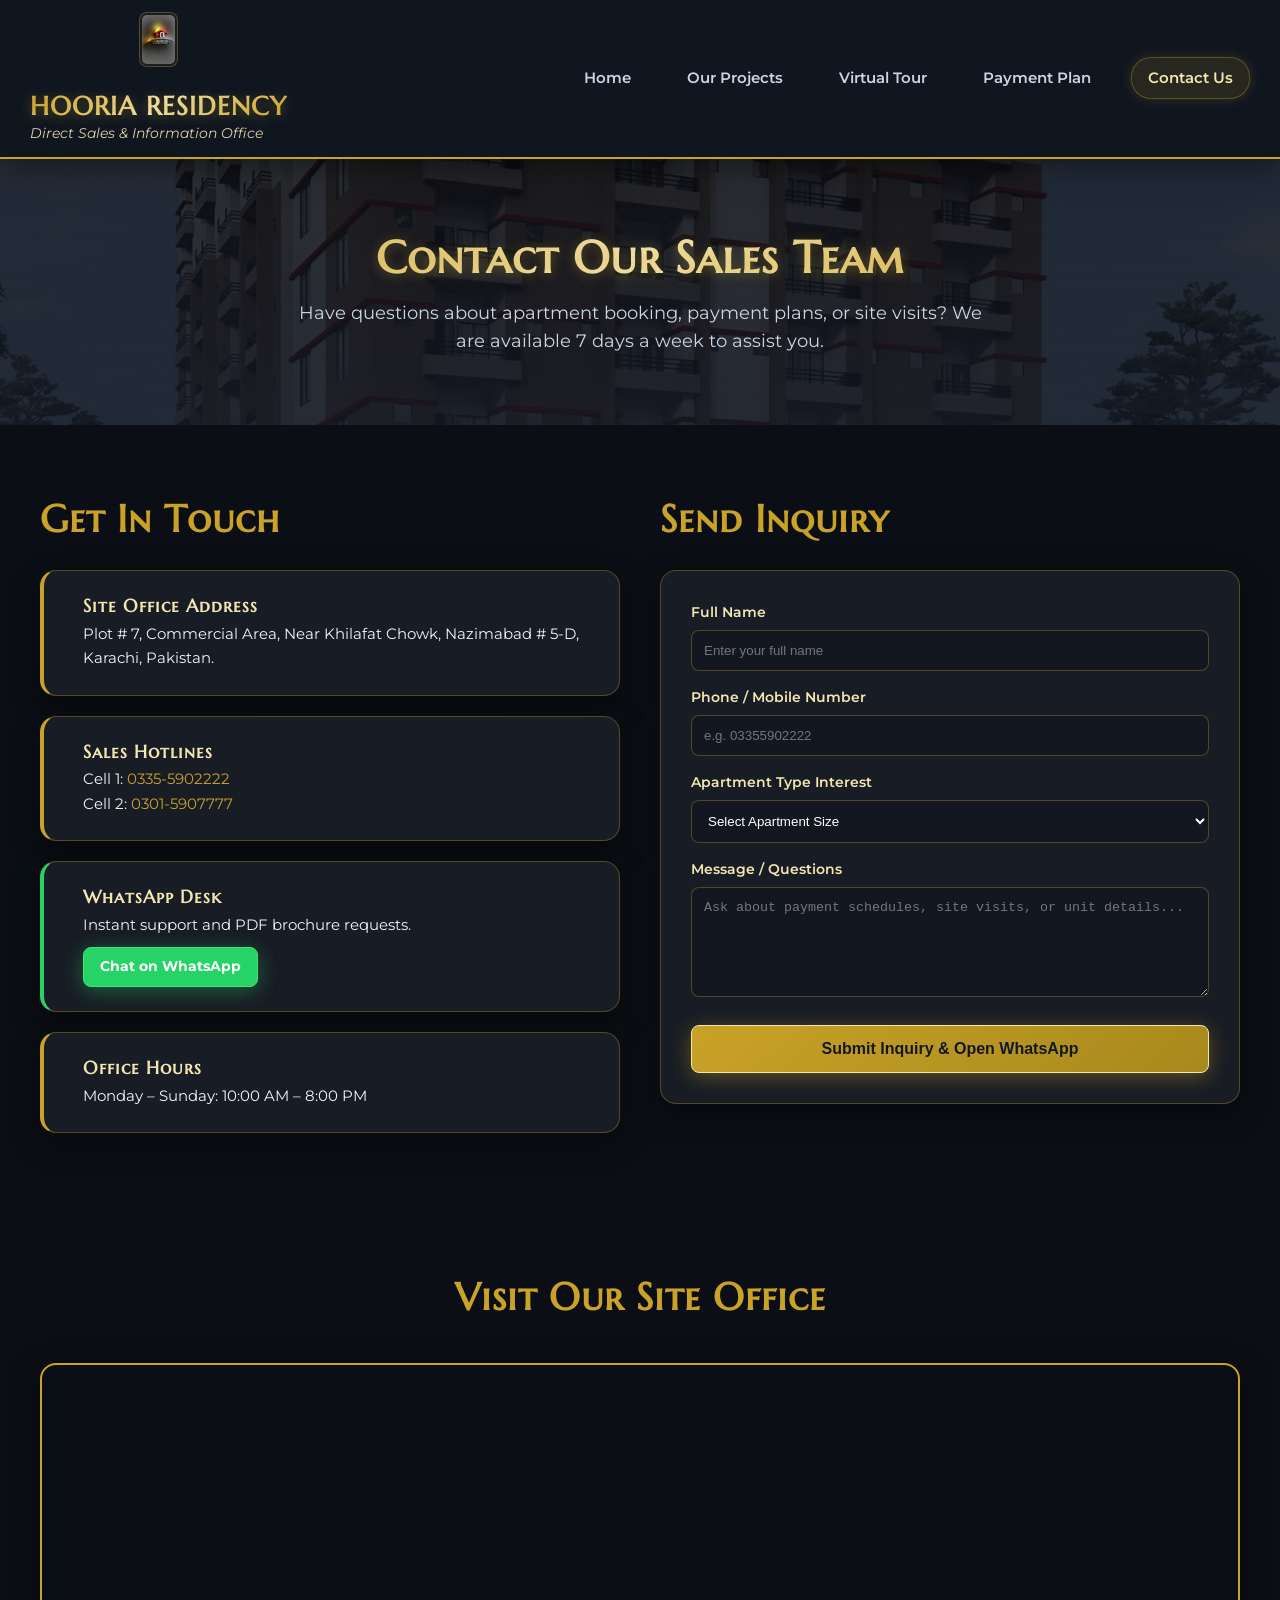
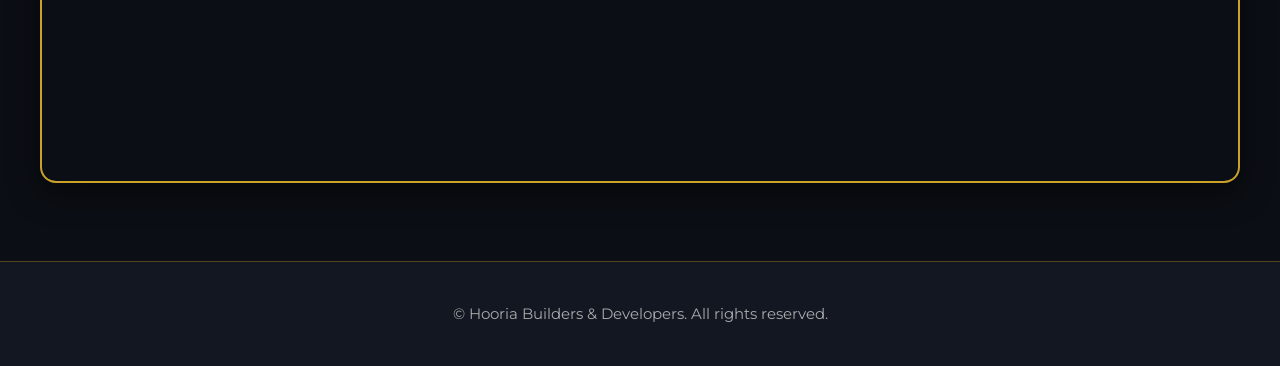
<file: contact.html>
<!DOCTYPE html>
<html lang="en">
<head>
  <meta charset="UTF-8">
  <meta name="viewport" content="width=device-width, initial-scale=1.0">
  <title>Contact Us | Hooria Builders & Developers</title>
  <meta name="description" content="Get in touch with Hooria Builders & Developers. Visit our site office in Nazimabad Karachi, call our sales hotline, or connect via WhatsApp.">
  
  <link rel="preconnect" href="https://fonts.googleapis.com">
  <link rel="preconnect" href="https://fonts.gstatic.com" crossorigin>
  <link rel="stylesheet" href="style.css">
  <!-- Meta Pixel Code -->
  <script>
  !function(f,b,e,v,n,t,s)
  {if(f.fbq)return;n=f.fbq=function(){n.callMethod?
  n.callMethod.apply(n,arguments):n.queue.push(arguments)};
  if(!f._fbq)f._fbq=n;n.push=n;n.loaded=!0;n.version='2.0';
  n.queue=[];t=b.createElement(e);t.async=!0;
  t.src=v;s=b.getElementsByTagName(e)[0];
  s.parentNode.insertBefore(t,s)}(window, document,'script',
  'https://connect.facebook.net/en_US/fbevents.js');
  fbq('init', '1715560959493003');
  fbq('track', 'PageView');
  </script>
  <noscript><img height="1" width="1" style="display:none"
  src="https://www.facebook.com/tr?id=1715560959493003&ev=PageView&noscript=1"
  /></noscript>
  <!-- End Meta Pixel Code -->
</head>

<body>

<!-- NAVBAR -->
<header class="header">
  <div style="display: flex; align-items: center; gap: 15px;">
    <a href="index.html">
      <img src="assets/images/logo.png" alt="Hooria Builders Logo" width="55" height="55">
    </a>
    <div>
      <h2 class="text-gold" style="font-size: 1.6rem; font-weight: 800;">HOORIA <span>RESIDENCY</span></h2>
      <div class="slogan" style="font-style: italic; color: #f4e5b1;">Direct Sales & Information Office</div>
    </div>
  </div>
  
  <button class="hamburger" id="hamburger" aria-label="Toggle navigation">
    <span></span>
    <span></span>
    <span></span>
  </button>
  
  <nav id="main-nav">
    <a href="index.html">Home</a>
    <a href="projects.html">Our Projects</a>
    <a href="virtual-tour.html">Virtual Tour</a>
    <a href="index.html#plans">Payment Plan</a>
    <a href="contact.html" class="active">Contact Us</a>
  </nav>
</header>

<!-- HERO HEADER -->
<section style="background: linear-gradient(rgba(11,14,20,0.85), rgba(18,23,34,0.9)), url('assets/images/Front.jpg') center/cover; padding: 70px 20px; text-align: center;">
  <h1 class="text-gold" style="font-size: 2.8rem; margin-bottom: 12px;">Contact Our Sales Team</h1>
  <p style="color: var(--text-secondary); max-width: 700px; margin: 0 auto; font-size: 1.1rem;">
    Have questions about apartment booking, payment plans, or site visits? We are available 7 days a week to assist you.
  </p>
</section>

<!-- MAIN CONTACT SECTION -->
<section class="section">
  <div class="grid" style="grid-template-columns: repeat(auto-fit, minmax(320px, 1fr)); gap: 40px;">
    
    <!-- Contact Info Cards -->
    <div>
      <h2 style="text-align: left; margin-bottom: 25px;">Get In Touch</h2>
      
      <div class="card" style="margin-bottom: 20px; border-left: 4px solid var(--gold-primary);">
        <div style="display: flex; gap: 15px; align-items: flex-start;">
          <i class="fa-solid fa-location-dot" style="font-size: 1.8rem; color: var(--gold-primary); margin-top: 5px;"></i>
          <div>
            <h4 style="color: var(--gold-light); margin-bottom: 4px; font-size: 1.1rem;">Site Office Address</h4>
            <p style="color: var(--text-primary); font-size: 0.95rem;">Plot # 7, Commercial Area, Near Khilafat Chowk, Nazimabad # 5-D, Karachi, Pakistan.</p>
          </div>
        </div>
      </div>

      <div class="card" style="margin-bottom: 20px; border-left: 4px solid var(--gold-primary);">
        <div style="display: flex; gap: 15px; align-items: flex-start;">
          <i class="fa-solid fa-phone-volume" style="font-size: 1.8rem; color: var(--gold-primary); margin-top: 5px;"></i>
          <div>
            <h4 style="color: var(--gold-light); margin-bottom: 4px; font-size: 1.1rem;">Sales Hotlines</h4>
            <p style="color: var(--text-primary); font-size: 0.95rem;">
              Cell 1: <a href="tel:03355902222" style="color: var(--gold-primary);">0335-5902222</a><br>
              Cell 2: <a href="tel:03015907777" style="color: var(--gold-primary);">0301-5907777</a>
            </p>
          </div>
        </div>
      </div>

      <div class="card" style="margin-bottom: 20px; border-left: 4px solid var(--accent-green);">
        <div style="display: flex; gap: 15px; align-items: flex-start;">
          <i class="fa-brands fa-whatsapp" style="font-size: 2rem; color: var(--accent-green); margin-top: 5px;"></i>
          <div>
            <h4 style="color: var(--gold-light); margin-bottom: 4px; font-size: 1.1rem;">WhatsApp Desk</h4>
            <p style="color: var(--text-primary); font-size: 0.95rem; margin-bottom: 10px;">Instant support and PDF brochure requests.</p>
            <a href="https://wa.me/923355902222" class="btn btn-whatsapp" style="padding: 8px 16px; font-size: 0.85rem;" target="_blank">
              Chat on WhatsApp
            </a>
          </div>
        </div>
      </div>

      <div class="card" style="border-left: 4px solid var(--gold-primary);">
        <div style="display: flex; gap: 15px; align-items: flex-start;">
          <i class="fa-solid fa-clock" style="font-size: 1.8rem; color: var(--gold-primary); margin-top: 5px;"></i>
          <div>
            <h4 style="color: var(--gold-light); margin-bottom: 4px; font-size: 1.1rem;">Office Hours</h4>
            <p style="color: var(--text-primary); font-size: 0.95rem;">Monday – Sunday: 10:00 AM – 8:00 PM</p>
          </div>
        </div>
      </div>
    </div>

    <!-- Booking / Inquiry Form -->
    <div>
      <h2 style="text-align: left; margin-bottom: 25px;">Send Inquiry</h2>
      <form class="card" onsubmit="sendToWhatsApp(); return false;" style="background: var(--bg-card); padding: 30px; border: 1px solid var(--border-gold);">
        <div style="margin-bottom: 15px;">
          <label style="display: block; margin-bottom: 6px; color: var(--gold-light); font-size: 0.9rem; font-weight: 600;">Full Name</label>
          <input id="name" type="text" placeholder="Enter your full name" required style="width: 100%; padding: 12px; background: var(--bg-dark); border: 1px solid var(--border-gold); color: #fff; border-radius: 8px;">
        </div>

        <div style="margin-bottom: 15px;">
          <label style="display: block; margin-bottom: 6px; color: var(--gold-light); font-size: 0.9rem; font-weight: 600;">Phone / Mobile Number</label>
          <input id="phone" type="tel" placeholder="e.g. 03355902222" required style="width: 100%; padding: 12px; background: var(--bg-dark); border: 1px solid var(--border-gold); color: #fff; border-radius: 8px;">
        </div>

        <div style="margin-bottom: 15px;">
          <label style="display: block; margin-bottom: 6px; color: var(--gold-light); font-size: 0.9rem; font-weight: 600;">Apartment Type Interest</label>
          <select id="apartment" required style="width: 100%; padding: 12px; background: var(--bg-dark); border: 1px solid var(--border-gold); color: #fff; border-radius: 8px;">
            <option value="">Select Apartment Size</option>
            <option>3 Rooms Executive Apartment</option>
            <option>4 Rooms Master Suite</option>
            <option>5 Rooms Penthouse Layout</option>
          </select>
        </div>

        <div style="margin-bottom: 20px;">
          <label style="display: block; margin-bottom: 6px; color: var(--gold-light); font-size: 0.9rem; font-weight: 600;">Message / Questions</label>
          <textarea id="msg" placeholder="Ask about payment schedules, site visits, or unit details..." style="width: 100%; padding: 12px; background: var(--bg-dark); border: 1px solid var(--border-gold); color: #fff; border-radius: 8px; height: 110px;"></textarea>
        </div>

        <button class="btn" style="width: 100%;">Submit Inquiry & Open WhatsApp</button>
      </form>
    </div>

  </div>
</section>

<!-- GOOGLE MAP EMBED -->
<section class="section" style="text-align: center;">
  <h2>Visit Our Site Office</h2>
  <iframe
    src="https://www.google.com/maps?q=Plot+%23+7,+Commercial+Area,+Near+Khilafat+Chowk,+Nazimabad+%23+5-D,+Karachi&t=k&z=19&output=embed"
    width="100%" height="420"
    loading="lazy" style="border: 2px solid var(--gold-primary); border-radius: 16px; box-shadow: 0 10px 30px rgba(0,0,0,0.5);"></iframe>
</section>

<!-- FOOTER -->
<footer style="padding: 40px 20px; background: var(--bg-dark); text-align: center; border-top: 1px solid var(--border-gold);">
  <p style="color: #aaa; font-size: 0.95em;">© Hooria Builders & Developers. All rights reserved.</p>
</footer>

<script>
function sendToWhatsApp() {
  const name = document.getElementById("name").value;
  const phone = document.getElementById("phone").value;
  const apartment = document.getElementById("apartment").value;
  const msg = document.getElementById("msg").value;
  
  const whatsappMsg = `*Hooria Residency Inquiry*%0A%0A*Name:* ${encodeURIComponent(name)}%0A*Phone:* ${encodeURIComponent(phone)}%0A*Apartment:* ${encodeURIComponent(apartment)}%0A*Message:* ${encodeURIComponent(msg)}`;
  window.open(`https://wa.me/923355902222?text=${whatsappMsg}`, '_blank');
}

// Mobile nav toggle
document.addEventListener("DOMContentLoaded", function() {
  const hamburger = document.getElementById("hamburger");
  const mainNav = document.getElementById("main-nav");
  if (hamburger && mainNav) {
    hamburger.addEventListener("click", () => {
      hamburger.classList.toggle("open");
      mainNav.classList.toggle("open");
    });
    mainNav.querySelectorAll("a").forEach(link => {
      link.addEventListener("click", () => {
        hamburger.classList.remove("open");
        mainNav.classList.remove("open");
      });
    });
  }
});
</script>

<!-- FLOATING MOBILE ACTION BAR -->
<div class="mobile-action-bar">
  <a href="tel:+923355902222" class="action-btn btn-call">
    <i class="fa-solid fa-phone"></i> Call Now
  </a>
  <a href="https://wa.me/923355902222?text=Assalam-o-Alaikum!%20I%20want%20information%20about%20Hooria%20Residency." class="action-btn btn-wa" target="_blank">
    <i class="fa-brands fa-whatsapp"></i> WhatsApp
  </a>
</div>

</body>
</html>
</file>
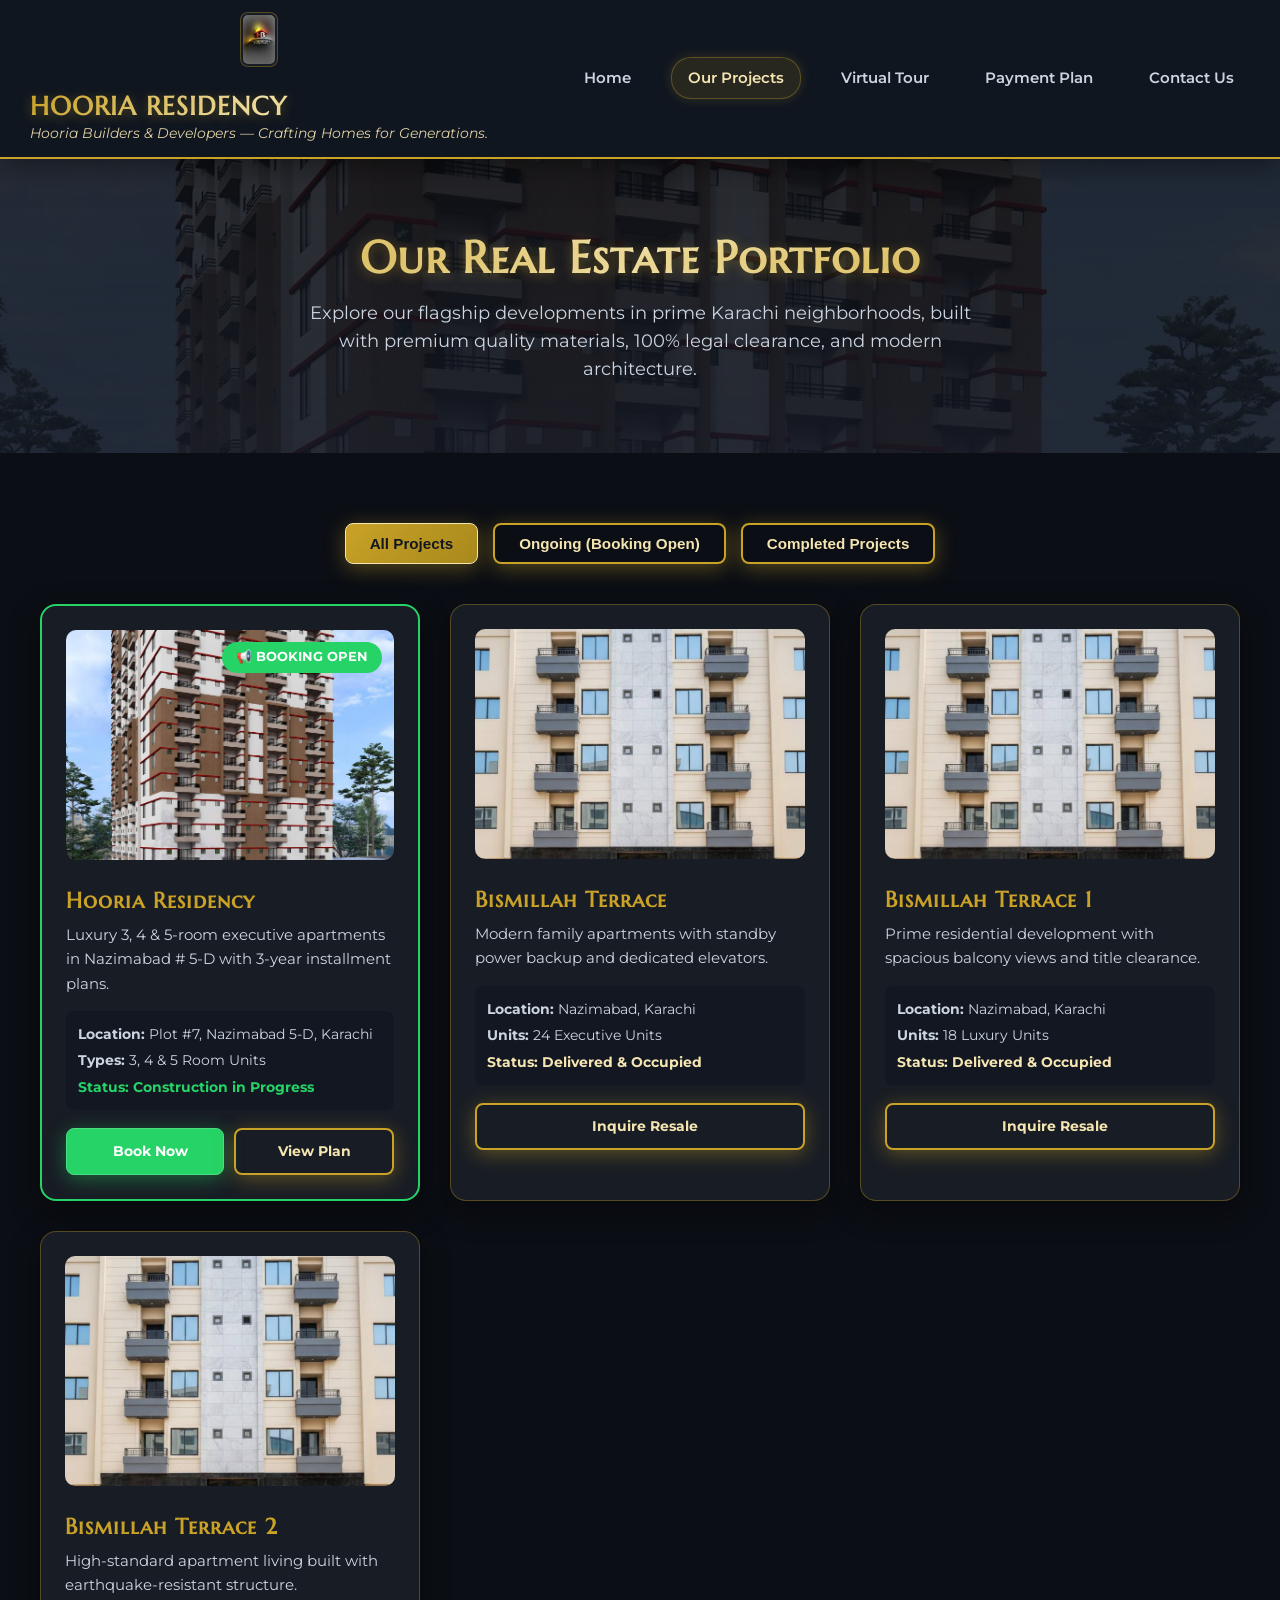
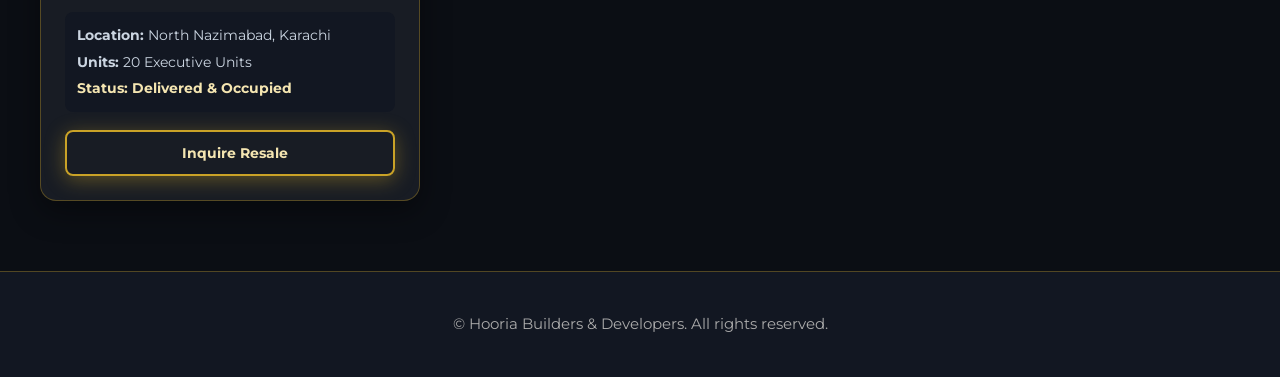
<file: projects.html>
<!DOCTYPE html>
<html lang="en">
<head>
  <meta charset="UTF-8">
  <meta name="viewport" content="width=device-width, initial-scale=1.0">
  <title>Our Portfolio & Projects | Hooria Builders & Developers</title>
  <meta name="description" content="Explore our ongoing and completed luxury residential developments in Karachi including Hooria Residency and the Bismillah Terrace series.">
  
  <link rel="preconnect" href="https://fonts.googleapis.com">
  <link rel="preconnect" href="https://fonts.gstatic.com" crossorigin>
  <link rel="stylesheet" href="style.css">
  <!-- Meta Pixel Code -->
  <script>
  !function(f,b,e,v,n,t,s)
  {if(f.fbq)return;n=f.fbq=function(){n.callMethod?
  n.callMethod.apply(n,arguments):n.queue.push(arguments)};
  if(!f._fbq)f._fbq=n;n.push=n;n.loaded=!0;n.version='2.0';
  n.queue=[];t=b.createElement(e);t.async=!0;
  t.src=v;s=b.getElementsByTagName(e)[0];
  s.parentNode.insertBefore(t,s)}(window, document,'script',
  'https://connect.facebook.net/en_US/fbevents.js');
  fbq('init', '1715560959493003');
  fbq('track', 'PageView');
  </script>
  <noscript><img height="1" width="1" style="display:none"
  src="https://www.facebook.com/tr?id=1715560959493003&ev=PageView&noscript=1"
  /></noscript>
  <!-- End Meta Pixel Code -->
</head>

<body>

<!-- NAVBAR -->
<header class="header">
  <div style="display: flex; align-items: center; gap: 15px;">
    <a href="index.html">
      <img src="assets/images/logo.png" alt="Hooria Builders Logo" width="55" height="55">
    </a>
    <div>
      <h2 class="text-gold" style="font-size: 1.6rem; font-weight: 800;">HOORIA <span>RESIDENCY</span></h2>
      <div class="slogan" style="font-style: italic; color: #f4e5b1;">Hooria Builders & Developers — Crafting Homes for Generations.</div>
    </div>
  </div>
  
  <button class="hamburger" id="hamburger" aria-label="Toggle navigation">
    <span></span>
    <span></span>
    <span></span>
  </button>
  
  <nav id="main-nav">
    <a href="index.html">Home</a>
    <a href="projects.html" class="active">Our Projects</a>
    <a href="virtual-tour.html">Virtual Tour</a>
    <a href="index.html#plans">Payment Plan</a>
    <a href="contact.html">Contact Us</a>
  </nav>
</header>

<!-- PAGE HEADER -->
<section style="background: linear-gradient(rgba(11,14,20,0.85), rgba(18,23,34,0.9)), url('assets/images/Front.jpg') center/cover; padding: 70px 20px; text-align: center;">
  <h1 class="text-gold" style="font-size: 2.8rem; margin-bottom: 12px;">Our Real Estate Portfolio</h1>
  <p style="color: var(--text-secondary); max-width: 700px; margin: 0 auto; font-size: 1.1rem;">
    Explore our flagship developments in prime Karachi neighborhoods, built with premium quality materials, 100% legal clearance, and modern architecture.
  </p>
</section>

<!-- PORTFOLIO FILTER & GRID -->
<section class="section">
  <!-- Category Filter Buttons -->
  <div style="display: flex; justify-content: center; gap: 15px; margin-bottom: 40px; flex-wrap: wrap;">
    <button class="btn filter-btn active" onclick="filterProjects('all')" style="padding: 10px 24px; font-size: 0.95rem;">All Projects</button>
    <button class="btn btn-outline filter-btn" onclick="filterProjects('ongoing')" style="padding: 10px 24px; font-size: 0.95rem;">Ongoing (Booking Open)</button>
    <button class="btn btn-outline filter-btn" onclick="filterProjects('completed')" style="padding: 10px 24px; font-size: 0.95rem;">Completed Projects</button>
  </div>

  <div class="grid" style="grid-template-columns: repeat(auto-fit, minmax(320px, 1fr)); gap: 30px;" id="projects-grid">
    
    <!-- ONGOING: HOORIA RESIDENCY -->
    <div class="card project-card ongoing" style="border: 2px solid var(--accent-green);">
      <div style="position: relative;">
        <span style="position: absolute; top: 12px; right: 12px; background: var(--accent-green); color: #fff; padding: 5px 14px; border-radius: 20px; font-size: 0.8rem; font-weight: 700;">📢 BOOKING OPEN</span>
        <img src="assets/images/Front.jpg" alt="Hooria Residency" style="width: 100%; height: 230px; object-fit: cover; border-radius: 10px;">
      </div>
      <h3 style="margin: 18px 0 8px 0; color: var(--gold-primary); font-size: 1.4rem;">Hooria Residency</h3>
      <p style="color: var(--text-secondary); font-size: 0.95rem; margin-bottom: 15px;">Luxury 3, 4 & 5-room executive apartments in Nazimabad # 5-D with 3-year installment plans.</p>
      
      <div style="background: var(--bg-dark); padding: 12px; border-radius: 8px; font-size: 0.88rem; margin-bottom: 18px;">
        <p style="margin-bottom: 4px;"><strong>Location:</strong> Plot #7, Nazimabad 5-D, Karachi</p>
        <p style="margin-bottom: 4px;"><strong>Types:</strong> 3, 4 & 5 Room Units</p>
        <p style="color: var(--accent-green); font-weight: 700;">Status: Construction in Progress</p>
      </div>

      <div style="display: flex; gap: 10px;">
        <a href="https://wa.me/923355902222?text=I%20want%20to%20book%20a%20unit%20in%20Hooria%20Residency" class="btn btn-whatsapp" style="flex: 1; padding: 10px; font-size: 0.88rem;" target="_blank">
          <i class="fa-brands fa-whatsapp"></i> Book Now
        </a>
        <a href="index.html#plans" class="btn btn-outline" style="flex: 1; padding: 10px; font-size: 0.88rem;">
          View Plan
        </a>
      </div>
    </div>

    <!-- COMPLETED: BISMILLAH TERRACE -->
    <div class="card project-card completed">
      <img src="assets/images/bismillah-terrace.jpeg" alt="Bismillah Terrace" style="width: 100%; height: 230px; object-fit: cover; border-radius: 10px;">
      <h3 style="margin: 18px 0 8px 0; color: var(--gold-primary); font-size: 1.4rem;">Bismillah Terrace</h3>
      <p style="color: var(--text-secondary); font-size: 0.95rem; margin-bottom: 15px;">Modern family apartments with standby power backup and dedicated elevators.</p>
      
      <div style="background: var(--bg-dark); padding: 12px; border-radius: 8px; font-size: 0.88rem; margin-bottom: 18px;">
        <p style="margin-bottom: 4px;"><strong>Location:</strong> Nazimabad, Karachi</p>
        <p style="margin-bottom: 4px;"><strong>Units:</strong> 24 Executive Units</p>
        <p style="color: var(--gold-light); font-weight: 700;">Status: Delivered & Occupied</p>
      </div>

      <a href="https://wa.me/923355902222?text=Inquiry%20for%20Bismillah%20Terrace" class="btn btn-outline" style="width: 100%; padding: 10px; font-size: 0.88rem;" target="_blank">
        <i class="fa-brands fa-whatsapp"></i> Inquire Resale
      </a>
    </div>

    <!-- COMPLETED: BISMILLAH TERRACE 1 -->
    <div class="card project-card completed">
      <img src="assets/images/bismillah-terrace.jpeg" alt="Bismillah Terrace 1" style="width: 100%; height: 230px; object-fit: cover; border-radius: 10px;">
      <h3 style="margin: 18px 0 8px 0; color: var(--gold-primary); font-size: 1.4rem;">Bismillah Terrace 1</h3>
      <p style="color: var(--text-secondary); font-size: 0.95rem; margin-bottom: 15px;">Prime residential development with spacious balcony views and title clearance.</p>
      
      <div style="background: var(--bg-dark); padding: 12px; border-radius: 8px; font-size: 0.88rem; margin-bottom: 18px;">
        <p style="margin-bottom: 4px;"><strong>Location:</strong> Nazimabad, Karachi</p>
        <p style="margin-bottom: 4px;"><strong>Units:</strong> 18 Luxury Units</p>
        <p style="color: var(--gold-light); font-weight: 700;">Status: Delivered & Occupied</p>
      </div>

      <a href="https://wa.me/923355902222?text=Inquiry%20for%20Bismillah%20Terrace%201" class="btn btn-outline" style="width: 100%; padding: 10px; font-size: 0.88rem;" target="_blank">
        <i class="fa-brands fa-whatsapp"></i> Inquire Resale
      </a>
    </div>

    <!-- COMPLETED: BISMILLAH TERRACE 2 -->
    <div class="card project-card completed">
      <img src="assets/images/bismillah-terrace.jpeg" alt="Bismillah Terrace 2" style="width: 100%; height: 230px; object-fit: cover; border-radius: 10px;">
      <h3 style="margin: 18px 0 8px 0; color: var(--gold-primary); font-size: 1.4rem;">Bismillah Terrace 2</h3>
      <p style="color: var(--text-secondary); font-size: 0.95rem; margin-bottom: 15px;">High-standard apartment living built with earthquake-resistant structure.</p>
      
      <div style="background: var(--bg-dark); padding: 12px; border-radius: 8px; font-size: 0.88rem; margin-bottom: 18px;">
        <p style="margin-bottom: 4px;"><strong>Location:</strong> North Nazimabad, Karachi</p>
        <p style="margin-bottom: 4px;"><strong>Units:</strong> 20 Executive Units</p>
        <p style="color: var(--gold-light); font-weight: 700;">Status: Delivered & Occupied</p>
      </div>

      <a href="https://wa.me/923355902222?text=Inquiry%20for%20Bismillah%20Terrace%202" class="btn btn-outline" style="width: 100%; padding: 10px; font-size: 0.88rem;" target="_blank">
        <i class="fa-brands fa-whatsapp"></i> Inquire Resale
      </a>
    </div>

  </div>
</section>

<!-- FOOTER -->
<footer style="padding: 40px 20px; background: var(--bg-dark); text-align: center; border-top: 1px solid var(--border-gold);">
  <p style="color: #aaa; font-size: 0.95em;">© Hooria Builders & Developers. All rights reserved.</p>
</footer>

<script>
function filterProjects(category) {
  const cards = document.querySelectorAll('.project-card');
  const buttons = document.querySelectorAll('.filter-btn');
  
  buttons.forEach(btn => btn.classList.remove('active'));
  event.target.classList.add('active');
  
  cards.forEach(card => {
    if (category === 'all' || card.classList.contains(category)) {
      card.style.display = 'block';
    } else {
      card.style.display = 'none';
    }
  });
}

// Mobile nav toggle
document.addEventListener("DOMContentLoaded", function() {
  const hamburger = document.getElementById("hamburger");
  const mainNav = document.getElementById("main-nav");
  if (hamburger && mainNav) {
    hamburger.addEventListener("click", () => {
      hamburger.classList.toggle("open");
      mainNav.classList.toggle("open");
    });
    mainNav.querySelectorAll("a").forEach(link => {
      link.addEventListener("click", () => {
        hamburger.classList.remove("open");
        mainNav.classList.remove("open");
      });
    });
  }
});
</script>

<!-- FLOATING MOBILE ACTION BAR -->
<div class="mobile-action-bar">
  <a href="tel:+923355902222" class="action-btn btn-call">
    <i class="fa-solid fa-phone"></i> Call Now
  </a>
  <a href="https://wa.me/923355902222?text=Assalam-o-Alaikum!%20I%20want%20information%20about%20Hooria%20Residency." class="action-btn btn-wa" target="_blank">
    <i class="fa-brands fa-whatsapp"></i> WhatsApp
  </a>
</div>

</body>
</html>
</file>
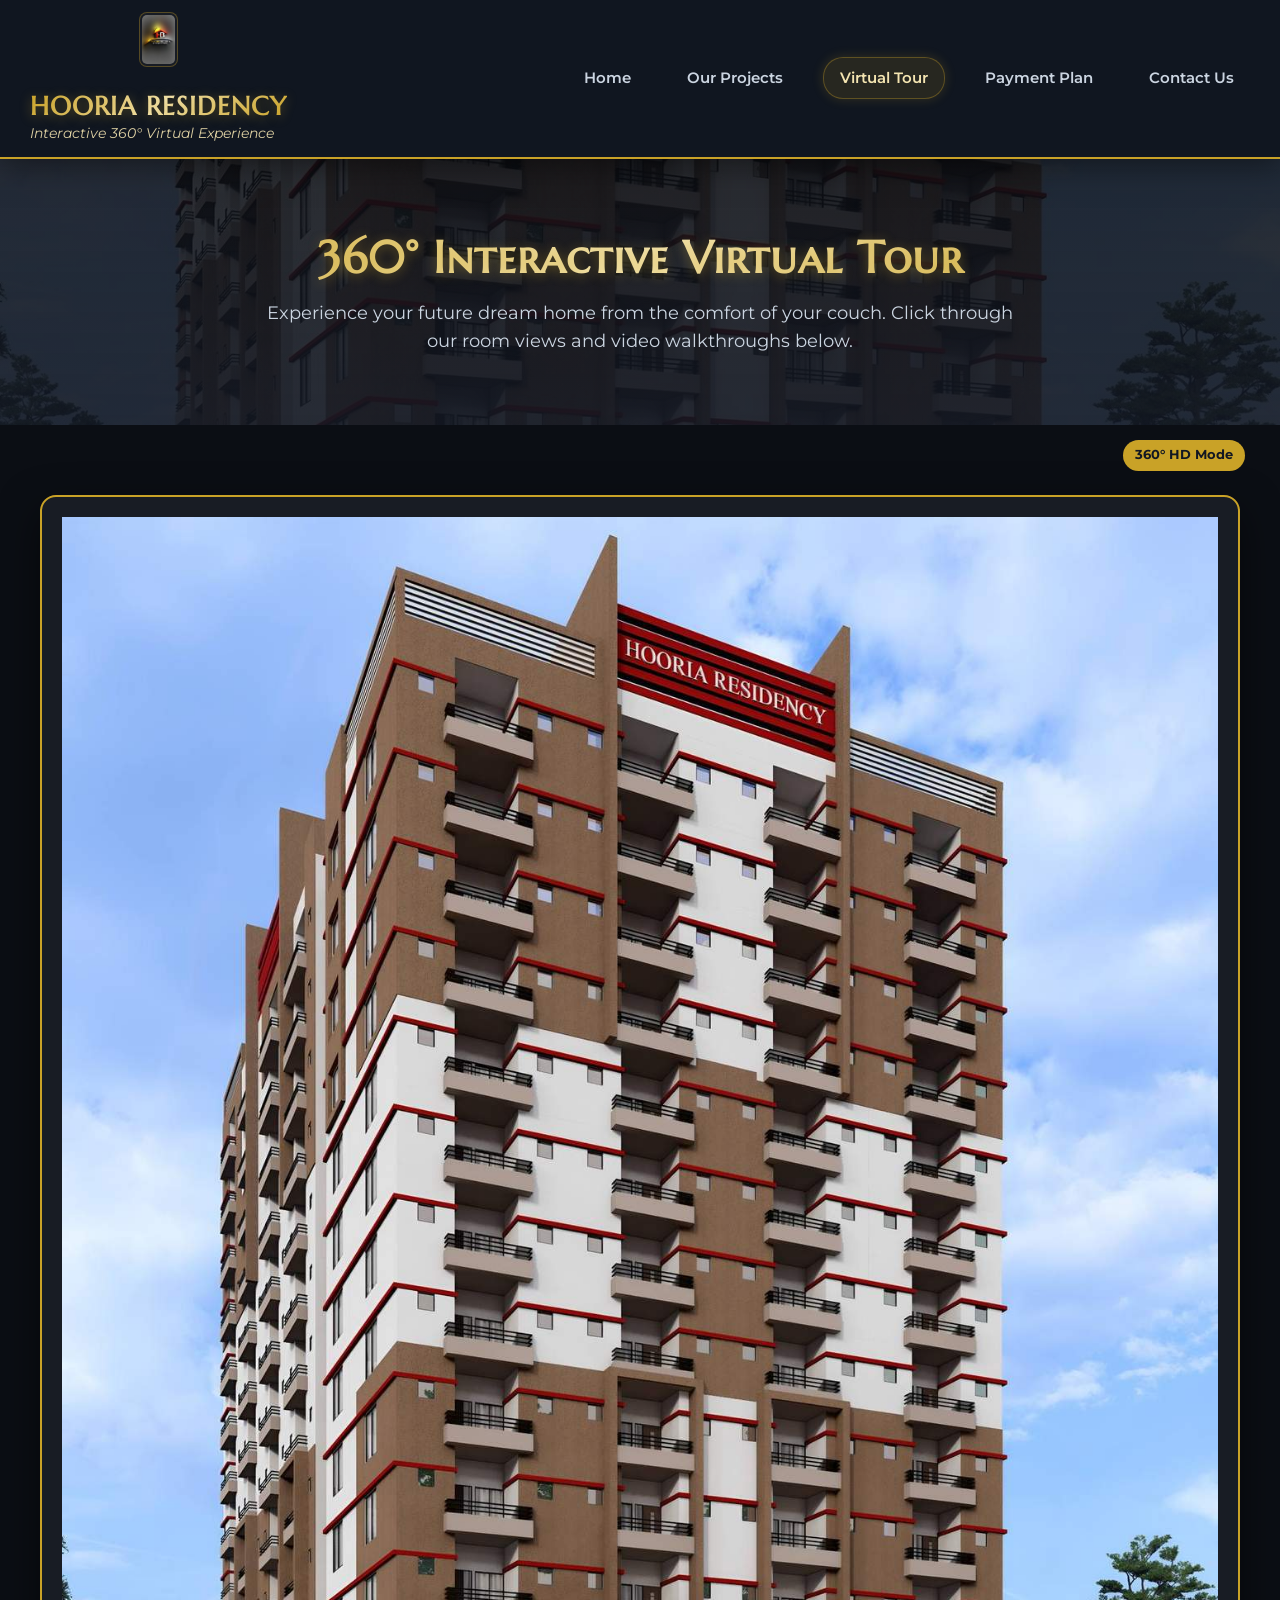
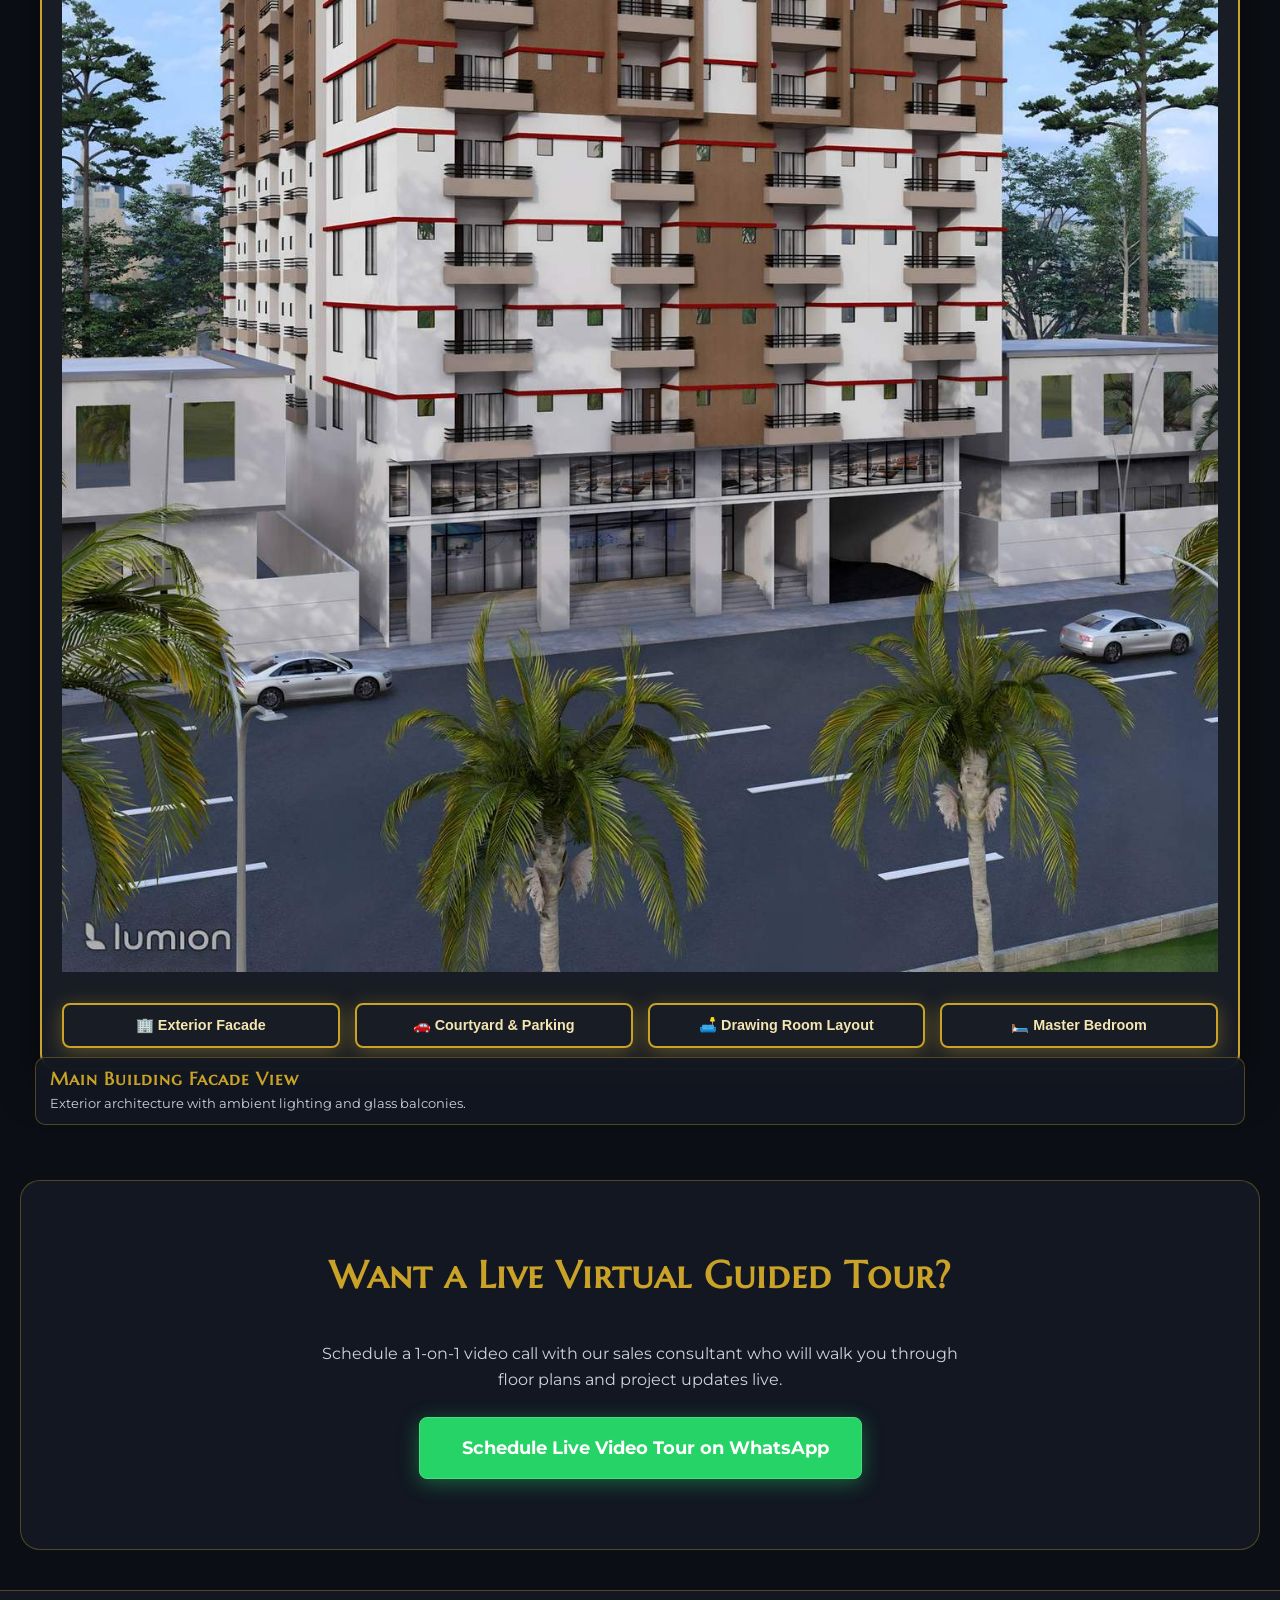
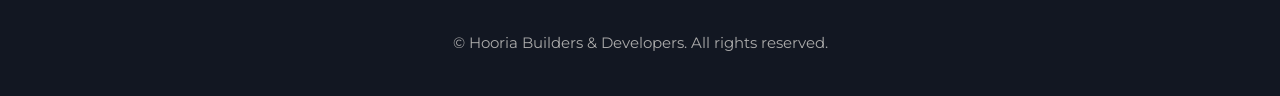
<file: virtual-tour.html>
<!DOCTYPE html>
<html lang="en">
<head>
  <meta charset="UTF-8">
  <meta name="viewport" content="width=device-width, initial-scale=1.0">
  <title>360° Virtual Tour & Video Showcase | Hooria Residency</title>
  <meta name="description" content="Take an interactive 360° virtual walkthrough of Hooria Residency luxury apartments. Explore room layouts, interior finishes, and building amenities online.">
  
  <link rel="preconnect" href="https://fonts.googleapis.com">
  <link rel="preconnect" href="https://fonts.gstatic.com" crossorigin>
  <link rel="stylesheet" href="style.css">
  <!-- Meta Pixel Code -->
  <script>
  !function(f,b,e,v,n,t,s)
  {if(f.fbq)return;n=f.fbq=function(){n.callMethod?
  n.callMethod.apply(n,arguments):n.queue.push(arguments)};
  if(!f._fbq)f._fbq=n;n.push=n;n.loaded=!0;n.version='2.0';
  n.queue=[];t=b.createElement(e);t.async=!0;
  t.src=v;s=b.getElementsByTagName(e)[0];
  s.parentNode.insertBefore(t,s)}(window, document,'script',
  'https://connect.facebook.net/en_US/fbevents.js');
  fbq('init', '1715560959493003');
  fbq('track', 'PageView');
  </script>
  <noscript><img height="1" width="1" style="display:none"
  src="https://www.facebook.com/tr?id=1715560959493003&ev=PageView&noscript=1"
  /></noscript>
  <!-- End Meta Pixel Code -->
</head>

<body>

<!-- NAVBAR -->
<header class="header">
  <div style="display: flex; align-items: center; gap: 15px;">
    <a href="index.html">
      <img src="assets/images/logo.png" alt="Hooria Builders Logo" width="55" height="55">
    </a>
    <div>
      <h2 class="text-gold" style="font-size: 1.6rem; font-weight: 800;">HOORIA <span>RESIDENCY</span></h2>
      <div class="slogan" style="font-style: italic; color: #f4e5b1;">Interactive 360° Virtual Experience</div>
    </div>
  </div>
  
  <button class="hamburger" id="hamburger" aria-label="Toggle navigation">
    <span></span>
    <span></span>
    <span></span>
  </button>
  
  <nav id="main-nav">
    <a href="index.html">Home</a>
    <a href="projects.html">Our Projects</a>
    <a href="virtual-tour.html" class="active">Virtual Tour</a>
    <a href="index.html#plans">Payment Plan</a>
    <a href="contact.html">Contact Us</a>
  </nav>
</header>

<!-- HERO HEADER -->
<section style="background: linear-gradient(rgba(11,14,20,0.85), rgba(18,23,34,0.9)), url('assets/images/Front.jpg') center/cover; padding: 70px 20px; text-align: center;">
  <h1 class="text-gold" style="font-size: 2.8rem; margin-bottom: 12px;">360° Interactive Virtual Tour</h1>
  <p style="color: var(--text-secondary); max-width: 750px; margin: 0 auto; font-size: 1.1rem;">
    Experience your future dream home from the comfort of your couch. Click through our room views and video walkthroughs below.
  </p>
</section>

<!-- MAIN VIRTUAL VIEWER -->
<section class="section">
  <div style="background: var(--bg-card); border: 2px solid var(--gold-primary); border-radius: 16px; overflow: hidden; padding: 20px; box-shadow: 0 15px 40px rgba(0,0,0,0.5);">
    
    <!-- Active View Container -->
    <div class="virtual-container">
      <img id="virtual-view-img" src="assets/images/Front.jpg" alt="Virtual View" style="width: 100%; height: 100%; object-fit: cover; transition: opacity 0.4s ease;">
      
      <div style="position: absolute; bottom: 15px; left: 15px; right: 15px; background: rgba(18,23,34,0.88); backdrop-filter: blur(10px); padding: 10px 14px; border-radius: 10px; border: 1px solid var(--border-gold);">
        <h3 id="virtual-view-title" style="color: var(--gold-primary); margin-bottom: 2px; font-size: 1.1rem;">Main Building Facade View</h3>
        <p id="virtual-view-desc" style="color: var(--text-secondary); font-size: 0.82rem;">Exterior architecture with ambient lighting and glass balconies.</p>
      </div>

      <div style="position: absolute; top: 15px; right: 15px; background: var(--gold-primary); color: #121722; padding: 5px 12px; border-radius: 20px; font-weight: 700; font-size: 0.8rem;">
        <i class="fa-solid fa-vr-cardboard"></i> 360° HD Mode
      </div>
    </div>

    <!-- Room Selector Buttons -->
    <div style="margin-top: 24px; display: grid; grid-template-columns: repeat(auto-fit, minmax(180px, 1fr)); gap: 15px;">
      <button onclick="switchView('assets/images/Front.jpg', 'Exterior Front View', 'Modern high-rise architectural facade featuring sleek balconies.')" class="btn btn-outline" style="padding: 12px; font-size: 0.9rem; font-weight: 600;">
        🏢 Exterior Facade
      </button>
      <button onclick="switchView('assets/images/Back.jpg', 'Courtyard & Parking Entrance', 'Basement parking ramp and landscaped rear courtyard.')" class="btn btn-outline" style="padding: 12px; font-size: 0.9rem; font-weight: 600;">
        🚗 Courtyard & Parking
      </button>
      <button onclick="switchView('assets/images/bismillah-terrace.jpeg', 'Executive Drawing Room', 'Spacious drawing room layout with tile flooring.')" class="btn btn-outline" style="padding: 12px; font-size: 0.9rem; font-weight: 600;">
        🛋️ Drawing Room Layout
      </button>
      <button onclick="switchView('assets/images/Front.jpg', 'Master Bedroom Suite', 'Master bedroom with attached luxury bath and balcony access.')" class="btn btn-outline" style="padding: 12px; font-size: 0.9rem; font-weight: 600;">
        🛏️ Master Bedroom
      </button>
    </div>

  </div>
</section>

<!-- SCHEDULE VIRTUAL CONSULTATION -->
<section class="section dark" style="text-align: center;">
  <h2>Want a Live Virtual Guided Tour?</h2>
  <p style="color: var(--text-secondary); max-width: 650px; margin: 0 auto 25px auto;">
    Schedule a 1-on-1 video call with our sales consultant who will walk you through floor plans and project updates live.
  </p>

  <a href="https://wa.me/923355902222?text=Assalam-o-Alaikum!%20I%20would%20like%20to%20schedule%20a%20Live%20Virtual%20Guided%20Tour." class="btn btn-whatsapp" target="_blank" style="font-size: 1.1rem; padding: 16px 32px;">
    <i class="fa-brands fa-whatsapp"></i> Schedule Live Video Tour on WhatsApp
  </a>
</section>

<!-- FOOTER -->
<footer style="padding: 40px 20px; background: var(--bg-dark); text-align: center; border-top: 1px solid var(--border-gold);">
  <p style="color: #aaa; font-size: 0.95em;">© Hooria Builders & Developers. All rights reserved.</p>
</footer>

<script>
function switchView(imgSrc, title, desc) {
  const img = document.getElementById('virtual-view-img');
  img.style.opacity = 0;
  setTimeout(() => {
    img.src = imgSrc;
    document.getElementById('virtual-view-title').innerText = title;
    document.getElementById('virtual-view-desc').innerText = desc;
    img.style.opacity = 1;
  }, 250);
}

// Mobile nav toggle
document.addEventListener("DOMContentLoaded", function() {
  const hamburger = document.getElementById("hamburger");
  const mainNav = document.getElementById("main-nav");
  if (hamburger && mainNav) {
    hamburger.addEventListener("click", () => {
      hamburger.classList.toggle("open");
      mainNav.classList.toggle("open");
    });
    mainNav.querySelectorAll("a").forEach(link => {
      link.addEventListener("click", () => {
        hamburger.classList.remove("open");
        mainNav.classList.remove("open");
      });
    });
  }
});
</script>

<!-- FLOATING MOBILE ACTION BAR -->
<div class="mobile-action-bar">
  <a href="tel:+923355902222" class="action-btn btn-call">
    <i class="fa-solid fa-phone"></i> Call Now
  </a>
  <a href="https://wa.me/923355902222?text=Assalam-o-Alaikum!%20I%20want%20information%20about%20Hooria%20Residency." class="action-btn btn-wa" target="_blank">
    <i class="fa-brands fa-whatsapp"></i> WhatsApp
  </a>
</div>

</body>
</html>
</file>
<file: style.css>
/* ===== HOORIA RESIDENCY LUXURY DESIGN SYSTEM ===== */
@import url('https://fonts.googleapis.com/css2?family=Marcellus+SC&family=Montserrat:ital,wght@0,300;0,400;0,500;0,600;0,700;0,800;1,400;1,500&family=Inter:wght@300;400;500;600;700&display=swap');

:root {
  --gold-primary: #c9a227;
  --gold-light: #f4e5b1;
  --gold-dark: #a8891c;
  --gold-glow: rgba(201, 162, 39, 0.4);
  --gold-gradient: linear-gradient(135deg, #c9a227 0%, #f4e5b1 50%, #c9a227 100%);
  
  --building-red: #d92534;
  --building-brown: #8c5839;
  
  --bg-deep: #0b0e14;
  --bg-dark: #121722;
  --bg-card: #181c24;
  --bg-card-alt: #1a1f2e;
  --bg-elevated: #232837;
  
  --text-white: #ffffff;
  --text-primary: #f1f5f9;
  --text-secondary: #cbd5e1;
  --text-muted: #94a3b8;
  
  --accent-green: #25d366;
  --accent-blue: #38bdf8;
  --border-gold: rgba(201, 162, 39, 0.35);
  --border-glow: rgba(201, 162, 39, 0.6);
  
  --font-serif: 'Marcellus SC', serif;
  --font-sans: 'Montserrat', sans-serif;
  --font-body: 'Inter', sans-serif;
  
  --transition-fast: 0.25s cubic-bezier(0.4, 0, 0.2, 1);
  --transition-smooth: 0.4s cubic-bezier(0.16, 1, 0.3, 1);
}

/* Reset & Base */
*, *::before, *::after {
  box-sizing: border-box;
  margin: 0;
  padding: 0;
}

html {
  scroll-behavior: smooth;
  font-size: 16px;
  background-color: var(--bg-deep);
  color: var(--text-primary);
  font-family: var(--font-sans);
}

body {
  overflow-x: hidden;
  line-height: 1.6;
  background-color: var(--bg-deep);
  min-height: 100vh;
}

/* Custom Scrollbar */
::-webkit-scrollbar {
  width: 10px;
}
::-webkit-scrollbar-track {
  background: var(--bg-deep);
}
::-webkit-scrollbar-thumb {
  background: #232837;
  border-radius: 5px;
  border: 1px solid var(--border-gold);
}
::-webkit-scrollbar-thumb:hover {
  background: var(--gold-primary);
}

/* Typography */
h1, h2, h3, h4, h5, h6 {
  font-family: var(--font-serif);
  letter-spacing: 1px;
  color: var(--text-white);
  line-height: 1.3;
}

p {
  color: var(--text-secondary);
  font-family: var(--font-sans);
}

a {
  color: var(--gold-primary);
  text-decoration: none;
  transition: var(--transition-fast);
}
a:hover {
  color: var(--gold-light);
}

/* Metallic Text Utilities */
.text-gold {
  background: var(--gold-gradient);
  -webkit-background-clip: text;
  -webkit-text-fill-color: transparent;
  background-clip: text;
  text-shadow: 0 2px 12px var(--gold-glow);
}

.badge-red {
  background: var(--building-red);
  color: #fff;
  padding: 4px 12px;
  border-radius: 4px;
  font-weight: 700;
  font-size: 0.8rem;
  letter-spacing: 1px;
}

/* HEADER & NAVBAR */
.header {
  position: sticky;
  top: 0;
  z-index: 1000;
  background: rgba(18, 23, 34, 0.92);
  backdrop-filter: blur(16px);
  -webkit-backdrop-filter: blur(16px);
  border-bottom: 2px solid var(--gold-primary);
  padding: 12px 30px;
  display: flex;
  align-items: center;
  justify-content: space-between;
  box-shadow: 0 4px 30px rgba(0, 0, 0, 0.5);
}

.header img {
  height: 55px;
  width: auto;
  border-radius: 8px;
  border: 1px solid var(--border-gold);
  padding: 2px;
  background: var(--bg-card);
  transition: var(--transition-smooth);
}
.header img:hover {
  transform: scale(1.05);
  box-shadow: 0 0 15px var(--gold-glow);
}

.header > div {
  display: flex;
  flex-direction: column;
}

.header .slogan {
  font-size: 0.85rem;
  opacity: 0.9;
}

#main-nav {
  display: flex;
  gap: 24px;
  align-items: center;
}

#main-nav a {
  font-weight: 600;
  font-size: 0.95rem;
  color: var(--text-secondary);
  padding: 8px 16px;
  border-radius: 20px;
  transition: var(--transition-fast);
  position: relative;
}

#main-nav a:hover,
#main-nav a.active {
  color: var(--gold-light);
  background: rgba(201, 162, 39, 0.12);
  border: 1px solid var(--border-gold);
  box-shadow: 0 0 12px rgba(201, 162, 39, 0.2);
}

/* Hamburger Button */
.hamburger {
  display: none;
  flex-direction: column;
  justify-content: space-between;
  width: 30px;
  height: 22px;
  background: transparent;
  border: none;
  cursor: pointer;
  z-index: 1001;
}

.hamburger span {
  width: 100%;
  height: 3px;
  background-color: var(--gold-primary);
  border-radius: 2px;
  transition: var(--transition-fast);
}

.hamburger.open span:nth-child(1) {
  transform: translateY(9.5px) rotate(45deg);
}
.hamburger.open span:nth-child(2) {
  opacity: 0;
}
.hamburger.open span:nth-child(3) {
  transform: translateY(-9.5px) rotate(-45deg);
}

/* HERO SECTION */
.hero {
  position: relative;
  min-height: 85vh;
  display: flex;
  align-items: center;
  justify-content: center;
  text-align: center;
  overflow: hidden;
  padding: 60px 20px;
}

.hero-video {
  position: absolute;
  top: 50%;
  left: 50%;
  min-width: 100%;
  min-height: 100%;
  width: auto;
  height: auto;
  transform: translate(-50%, -50%);
  object-fit: cover;
  z-index: 1;
  filter: brightness(0.4) contrast(1.1);
}

.hero::after {
  content: '';
  position: absolute;
  inset: 0;
  background: radial-gradient(circle, rgba(18,23,34,0.4) 0%, rgba(11,14,20,0.85) 100%);
  z-index: 2;
}

.hero-content {
  position: relative;
  z-index: 3;
  max-width: 900px;
  padding: 40px 20px;
}

.hero-content h1 {
  font-size: clamp(2rem, 4vw + 1rem, 3.8rem);
  margin-bottom: 20px;
}

.hero-content p {
  font-size: clamp(1.1rem, 2vw, 1.5rem);
  color: var(--gold-light);
  font-weight: 500;
  letter-spacing: 2px;
  text-transform: uppercase;
}

/* BUTTONS */
.btn {
  display: inline-flex;
  align-items: center;
  justify-content: center;
  gap: 10px;
  padding: 14px 28px;
  background: linear-gradient(135deg, #c9a227 0%, #a8891c 100%);
  color: #121722;
  font-weight: 700;
  font-size: 1rem;
  border-radius: 8px;
  border: 1px solid var(--gold-light);
  box-shadow: 0 4px 20px var(--gold-glow);
  transition: var(--transition-fast);
  text-decoration: none;
  cursor: pointer;
}

.btn:hover {
  transform: translateY(-3px) scale(1.03);
  box-shadow: 0 8px 30px rgba(201, 162, 39, 0.6);
  color: #000;
  background: linear-gradient(135deg, #f4e5b1 0%, #c9a227 100%);
}

.btn-outline {
  background: transparent;
  border: 2px solid var(--gold-primary);
  color: var(--gold-light);
}

.btn-outline:hover {
  background: rgba(201, 162, 39, 0.2);
  color: #fff;
  border-color: var(--gold-light);
}

.btn-whatsapp {
  background: #25d366;
  color: #fff;
  border-color: #4ade80;
  box-shadow: 0 4px 20px rgba(37, 211, 102, 0.4);
}
.btn-whatsapp:hover {
  background: #1ebc57;
  color: #fff;
  box-shadow: 0 8px 30px rgba(37, 211, 102, 0.6);
}

/* SECTIONS & CARDS */
.section {
  padding: 70px 20px;
  max-width: 1240px;
  margin: 0 auto;
  position: relative;
}

.section.dark {
  background: var(--bg-dark);
  border-radius: 20px;
  border: 1px solid var(--border-gold);
  margin-top: 40px;
  margin-bottom: 40px;
}

.section h2 {
  font-size: clamp(1.8rem, 3vw, 2.6rem);
  text-align: center;
  margin-bottom: 40px;
  color: var(--gold-primary);
}

.grid {
  display: grid;
  gap: 30px;
}

.card {
  background: var(--bg-card);
  border: 1px solid var(--border-gold);
  border-radius: 16px;
  padding: 24px;
  overflow: hidden;
  box-shadow: 0 10px 30px rgba(0,0,0,0.4);
  transition: var(--transition-smooth);
}

.card:hover {
  transform: translateY(-8px);
  border-color: var(--gold-primary);
  box-shadow: 0 15px 40px var(--gold-glow);
}

/* SLIDERS (FLOOR PLAN & PAYMENT PLAN) */
.pp-slider-wrapper, .fp-slider-wrapper {
  position: relative;
  max-width: 850px;
  margin: 0 auto;
  overflow: hidden;
  border-radius: 16px;
  border: 2px solid var(--border-gold);
  background: var(--bg-card);
  padding: 20px;
  box-shadow: 0 15px 40px rgba(0,0,0,0.5);
}

.pp-slider-track, .fp-slider-track {
  position: relative;
  min-height: 440px;
  display: flex;
  align-items: center;
  justify-content: center;
}

.pp-slide, .fp-slide {
  display: none;
  width: 100%;
  text-align: center;
  opacity: 0;
  transition: opacity 0.5s ease-in-out;
}

.pp-slide.active, .fp-slide.active {
  display: block;
  opacity: 1;
}

.pp-slide img, .fp-slide img {
  max-width: 100%;
  max-height: 520px;
  object-fit: contain;
  border-radius: 10px;
  cursor: pointer;
  transition: transform 0.4s ease;
}

.pp-slide img:hover, .fp-slide img:hover {
  transform: scale(1.03);
}

.fp-label {
  margin-top: 14px;
  font-family: var(--font-serif);
  font-size: 1.2rem;
  color: var(--gold-light);
  letter-spacing: 1px;
}

/* Slider Controls */
.pp-slider-btn, .fp-slider-btn {
  position: absolute;
  top: 50%;
  transform: translateY(-50%);
  z-index: 10;
  background: rgba(24, 28, 36, 0.85);
  border: 1px solid var(--gold-primary);
  color: var(--gold-primary);
  width: 46px;
  height: 46px;
  border-radius: 50%;
  font-size: 1.4rem;
  display: flex;
  align-items: center;
  justify-content: center;
  cursor: pointer;
  transition: var(--transition-fast);
}

.pp-slider-btn:hover, .fp-slider-btn:hover {
  background: var(--gold-primary);
  color: #121722;
  box-shadow: 0 0 15px var(--gold-glow);
}

.pp-prev, .fp-prev { left: 15px; }
.pp-next, .fp-next { right: 15px; }

.pp-dots, .fp-dots {
  display: flex;
  justify-content: center;
  gap: 10px;
  margin-top: 20px;
}

.pp-dot, .fp-dot {
  width: 12px;
  height: 12px;
  border-radius: 50%;
  background: rgba(201, 162, 39, 0.3);
  border: 1px solid var(--gold-primary);
  cursor: pointer;
  transition: var(--transition-fast);
}

.pp-dot.active, .fp-dot.active {
  background: var(--gold-primary);
  transform: scale(1.3);
  box-shadow: 0 0 10px var(--gold-glow);
}

/* REVEAL ANIMATIONS */
.reveal {
  opacity: 0;
  transform: translateY(40px);
  transition: opacity 0.8s cubic-bezier(0.16, 1, 0.3, 1), transform 0.8s cubic-bezier(0.16, 1, 0.3, 1);
}
.reveal.active {
  opacity: 1;
  transform: translateY(0);
}

/* MODAL STYLES */
#imgModal, #projectModal {
  backdrop-filter: blur(12px);
  -webkit-backdrop-filter: blur(12px);
}

/* FLOATING MOBILE ACTION BAR */
.mobile-action-bar {
  display: none;
  position: fixed;
  bottom: 0;
  left: 0;
  width: 100%;
  z-index: 9999;
  background: rgba(18, 23, 34, 0.96);
  backdrop-filter: blur(16px);
  -webkit-backdrop-filter: blur(16px);
  border-top: 1px solid var(--border-gold);
  padding: 10px 16px;
  gap: 12px;
  box-shadow: 0 -5px 25px rgba(0, 0, 0, 0.6);
}

.mobile-action-bar .action-btn {
  flex: 1;
  display: flex;
  align-items: center;
  justify-content: center;
  gap: 8px;
  padding: 12px;
  border-radius: 10px;
  font-weight: 700;
  font-size: 0.92rem;
  text-decoration: none;
  transition: transform 0.2s ease;
}

.mobile-action-bar .action-btn:active {
  transform: scale(0.97);
}

.mobile-action-bar .btn-call {
  background: linear-gradient(135deg, #c9a227 0%, #a8891c 100%);
  color: #121722;
  border: 1px solid var(--gold-light);
}

.mobile-action-bar .btn-wa {
  background: #25d366;
  color: #fff;
  border: 1px solid #4ade80;
}

/* RESPONSIVE DESIGN ENHANCEMENTS */
@media (max-width: 992px) {
  .header {
    padding: 12px 20px;
  }
  .header h2 {
    font-size: 1.3rem !important;
  }
  .header .slogan {
    display: none;
  }
  .grid {
    gap: 20px;
  }
}

@media (max-width: 768px) {
  body {
    padding-bottom: 70px; /* Space for mobile action bar */
  }

  .mobile-action-bar {
    display: flex;
  }

  .header {
    padding: 10px 16px;
  }

  .header img {
    height: 44px;
  }

  .header h2 {
    font-size: 1.2rem !important;
  }

  .hamburger {
    display: flex;
  }

  #main-nav {
    position: fixed;
    top: 68px;
    right: -100%;
    width: 85%;
    max-width: 320px;
    height: calc(100vh - 68px);
    background: rgba(18, 23, 34, 0.98);
    backdrop-filter: blur(20px);
    -webkit-backdrop-filter: blur(20px);
    border-left: 1px solid var(--border-gold);
    flex-direction: column;
    align-items: flex-start;
    padding: 30px 20px;
    transition: right 0.4s cubic-bezier(0.16, 1, 0.3, 1);
    box-shadow: -10px 0 30px rgba(0,0,0,0.7);
    z-index: 9999;
  }

  #main-nav.open {
    right: 0;
  }

  #main-nav a {
    width: 100%;
    font-size: 1.05rem;
    padding: 14px 18px;
    border-radius: 10px;
  }

  .hero {
    min-height: 75vh;
    padding: 40px 16px;
  }

  .hero-content h1 {
    font-size: 1.8rem;
    line-height: 1.3;
  }

  .hero-content p {
    font-size: 1.05rem;
    letter-spacing: 1px;
  }

  .hero-content div[style*="display: flex"] {
    flex-direction: column !important;
    gap: 12px !important;
  }

  .hero-content .btn {
    width: 100%;
    margin-right: 0 !important;
    padding: 14px 20px;
  }

  .section {
    padding: 45px 16px;
  }

  .section.dark {
    margin-top: 24px;
    margin-bottom: 24px;
    padding: 30px 16px;
    border-radius: 14px;
  }

  .grid {
    grid-template-columns: 1fr !important;
  }

  /* Sliders Mobile Fixes */
  .pp-slider-wrapper, .fp-slider-wrapper {
    padding: 12px;
    border-radius: 12px;
  }

  .pp-slider-track, .fp-slider-track {
    min-height: 260px;
  }

  .pp-slide img, .fp-slide img {
    max-height: 320px;
  }

  .pp-slider-btn, .fp-slider-btn {
    width: 38px;
    height: 38px;
    font-size: 1rem;
    background: rgba(18, 23, 34, 0.95);
  }

  .pp-prev, .fp-prev { left: 4px; }
  .pp-next, .fp-next { right: 4px; }

  /* Modals Mobile Fixes */
  #projectModal > div, #imgModal > div {
    width: 94% !important;
    max-width: 94% !important;
    margin: 20px auto !important;
    padding: 20px 16px !important;
  }

  /* Prevent Safari Auto-Zoom on Inputs */
  input[type="text"],
  input[type="tel"],
  input[type="email"],
  textarea,
  select {
    font-size: 16px !important;
  }
}

@media (max-width: 480px) {
  .header h2 {
    font-size: 1.05rem !important;
  }

  .hero-content h1 {
    font-size: 1.55rem;
  }

  .btn {
    padding: 12px 18px;
    font-size: 0.92rem;
  }

  .fp-label {
    font-size: 1rem;
  }
}
</file>
